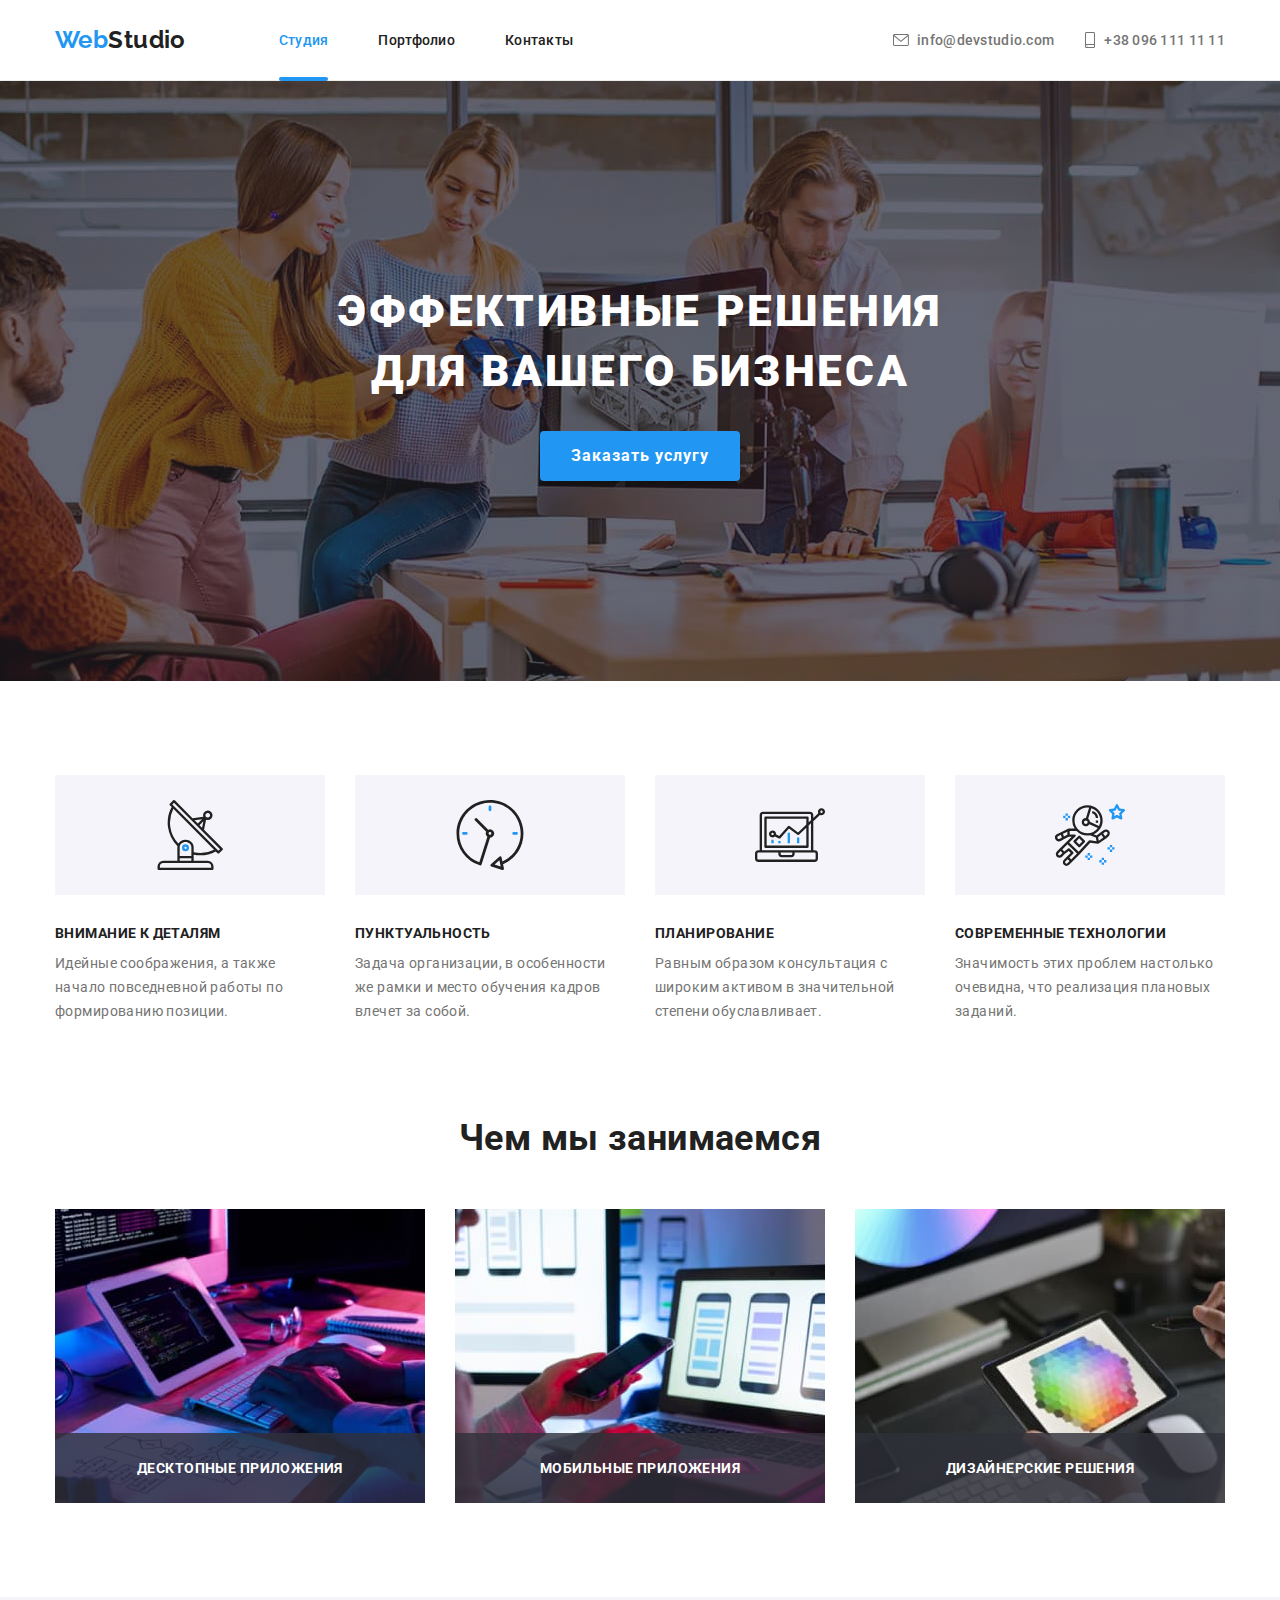
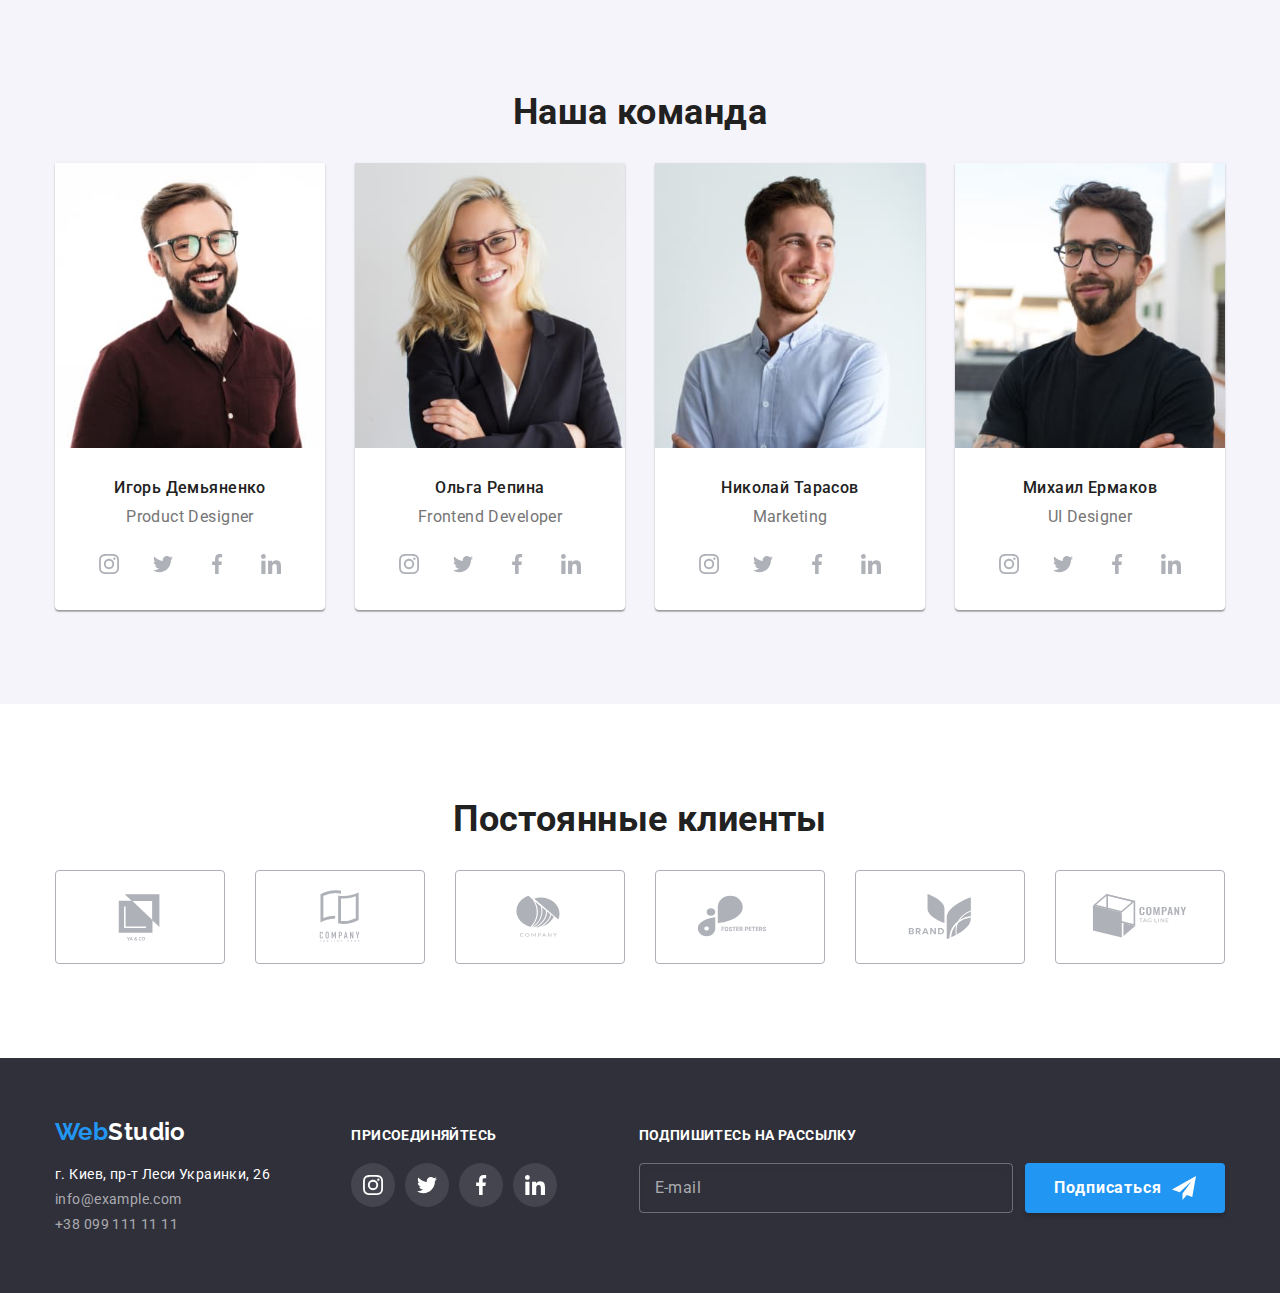
<file: index.html>
<!DOCTYPE html>
<html lang="ru" class="page">
  <head>
    <meta charset="UTF-8" />
    <meta http-equiv="X-UA-Compatible" content="IE=edge" />
    <meta name="viewport" content="width=device-width, initial-scale=1.0" />
    <title lang="en">WebStudio</title>
    <link rel="preconnect" href="https://fonts.googleapis.com" />
    <link rel="preconnect" href="https://fonts.gstatic.com" crossorigin />
    <link
      href="https://fonts.googleapis.com/css2?family=Raleway:wght@700&family=Roboto:wght@400;500;700;900&display=swap"
      rel="stylesheet" />

    <link rel="stylesheet" href="css/main.min.css" />
  </head>
  <body class="page__body">
    <header class="header">
      <div class="container">
        <div class="flex-wrap flex-wrap--header">
          <a class="header__logo logo link" href="./index.html"
            >Web<span class="logo__item logo__item--dark">Studio</span></a
          >
          <div class="header__menu">
            <button type="button" class="header__menu-icon" data-menu-button>
              <span></span>
            </button>
            <div class="header__menu-body" data-menu>
              <nav class="header__nav">
                <ul class="header__nav-list list">
                  <li class="header__nav-item">
                    <a class="header__nav-link link header__nav-link--current"
                      >Студия</a
                    >
                  </li>
                  <li class="header__nav-item">
                    <a class="header__nav-link link" href="./portfolio.html"
                      >Портфолио</a
                    >
                  </li>
                  <li class="header__nav-item">
                    <a class="header__nav-link link" href="">Контакты</a>
                  </li>
                </ul>
              </nav>
              <div class="header__contacts">
                <ul class="header__contacts-list list">
                  <li class="header__contacts-item">
                    <a
                      href="tel:+380961111111"
                      class="header__contacts-link link header__contacts-link--phone">
                      <svg
                        class="header__contacts-icon header__contacts-icon--phone">
                        <use href="./images/sprite.svg#smartphone"></use>
                      </svg>
                      +38 096 111 11 11</a
                    >
                  </li>
                  <li class="header__contacts-item">
                    <a
                      href="mailto:info@devstudio.com"
                      class="header__contacts-link link header__contacts-link--mail">
                      <svg
                        class="header__contacts-icon header__contacts-icon--mail">
                        <use href="./images/sprite.svg#envelope"></use>
                      </svg>
                      info@devstudio.com</a
                    >
                  </li>
                </ul>
              </div>
              <div class="header__social-links">
                <ul class="header__social-links-list list">
                  <li class="header__social-links-item">
                    <a
                      href="http://"
                      target="_blank"
                      rel="noopener noreferrer"
                      class="header__social-links-link link"
                      >Instagram</a
                    >
                  </li>
                  <li class="header__social-links-item">
                    <a
                      href="http://"
                      target="_blank"
                      rel="noopener noreferrer"
                      class="header__social-links-link link"
                      >Twitter</a
                    >
                  </li>
                  <li class="header__social-links-item">
                    <a
                      href="http://"
                      target="_blank"
                      rel="noopener noreferrer"
                      class="header__social-links-link link"
                      >Facebook</a
                    >
                  </li>
                  <li class="header__social-links-item">
                    <a
                      href="http://"
                      target="_blank"
                      rel="noopener noreferrer"
                      class="header__social-links-link link"
                      >LinkedIn</a
                    >
                  </li>
                </ul>
              </div>
            </div>
          </div>
        </div>
      </div>
    </header>
    <main class="main">
      <section class="hero">
        <div class="container">
          <h1 class="hero__title">
            Эффективные решения<br />
            для вашего бизнеса
          </h1>
          <div class="hero__btn" data-modal-open>Заказать услугу</div>
        </div>
      </section>
      <section class="features section">
        <div class="container">
          <h2 class="features__title is-hidden">features</h2>
          <ul class="features__list list">
            <li class="features__item">
              <div class="features__icon-box">
                <svg class="features__icon" width="70" height="70">
                  <use href="./images/sprite.svg#antenna"></use>
                </svg>
              </div>
              <div class="features__thumb">
                <h3 class="features__name">Внимание к деталям</h3>
                <p class="features__description">
                  Идейные соображения, а также начало повседневной работы по
                  формированию позиции.
                </p>
              </div>
            </li>
            <li class="features__item">
              <div class="features__icon-box">
                <svg class="features__icon" width="70" height="70">
                  <use href="./images/sprite.svg#clock"></use>
                </svg>
              </div>
              <div class="features__thumb">
                <h3 class="features__name">Пунктуальность</h3>
                <p class="features__description">
                  Задача организации, в особенности же рамки и место обучения
                  кадров влечет за собой.
                </p>
              </div>
            </li>
            <li class="features__item">
              <div class="features__icon-box">
                <svg class="features__icon" width="70" height="70">
                  <use href="./images/sprite.svg#diagram"></use>
                </svg>
              </div>
              <div class="features__thumb">
                <h3 class="features__name">Планирование</h3>
                <p class="features__description">
                  Равным образом консультация с широким активом в значительной
                  степени обуславливает.
                </p>
              </div>
            </li>
            <li class="features__item">
              <div class="features__icon-box">
                <svg class="features__icon" width="70" height="70">
                  <use href="./images/sprite.svg#astronaut"></use>
                </svg>
              </div>
              <div class="features__thumb">
                <h3 class="features__name">Современные технологии</h3>
                <p class="features__description">
                  Значимость этих проблем настолько очевидна, что реализация
                  плановых заданий.
                </p>
              </div>
            </li>
          </ul>
        </div>
      </section>
      <section class="activity section section--activity">
        <div class="container">
          <h2 class="activity__title">Чем мы занимаемся</h2>
          <ul class="activity__list list">
            <li class="activity__item">
              <div class="activity__thumb">
                <!-- <img
                  srcset="
                    ./images/activity/desktop/img.jpg    1x,
                    ./images/activity/desktop/img@2x.jpg 2x
                  "
                  src="./images/activity/desktop/img.jpg"
                  sizes="33vw"
                  alt="Десктопные приложения" /> -->
                <img
                  src="./images/activity/desktop/img.jpg"
                  alt="Десктопные приложения"
                  sizes="370px"
                  srcset="
                    ./images/activity/desktop/img.jpg    370w,
                    ./images/activity/desktop/img@2x.jpg 740w
                  " />
                <p class="activity__description">Десктопные приложения</p>
              </div>
            </li>
            <li class="activity__item">
              <div class="activity__thumb">
                <img
                  src="./images/activity/desktop/img-1.jpg"
                  alt="Мобильные приложения"
                  sizes="370px"
                  srcset="
                    ./images/activity/desktop/img-1.jpg    370w,
                    ./images/activity/desktop/img@2x-1.jpg 740w
                  " />
                <p class="activity__description">Мобильные приложения</p>
              </div>
            </li>
            <li class="activity__item">
              <div class="activity__thumb">
                <img
                  src="./images/activity/desktop/img-2.jpg"
                  alt="Дизайнерские решения"
                  sizes="370px"
                  srcset="
                    ./images/activity/desktop/img-2.jpg    370w,
                    ./images/activity/desktop/img@2x-2.jpg 740w
                  " />
                <p class="activity__description">Дизайнерские решения</p>
              </div>
            </li>
          </ul>
        </div>
      </section>
      <section class="team section">
        <div class="container">
          <h2 class="team__title">Наша команда</h2>
          <ul class="team__list list">
            <li class="team__item">
              <!-- <img class="team__persone-photo" src="./images/product-designer-photo.jpg" alt="" /> -->
              <!-- <picture>
                <source
                  media="(max-width: 767px)"
                  srcset="
                    ./images/team/persone-1/mobile/img.jpg    1x,
                    ./images/team/persone-1/mobile/img@2x.jpg 2x
                  " />
                <source
                  media="(min-width: 768px) and (max-width: 1199px)"
                  srcset="
                    ./images/team/persone-1/tablet/img.jpg    1x,
                    ./images/team/persone-1/tablet/img@2x.jpg 2x
                  " />
                <source
                  media="(min-width: 1200px)"
                  srcset="
                    ./images/team/persone-1/desktop/img.jpg    1x,
                    ./images/team/persone-1/desktop/img@2x.jpg 2x
                  " />
                <img
                  class="team__persone-photo"
                  src="./images/team/persone-1/mobile/img.jpg"
                  alt="Игорь Демьяненко" />
              </picture> -->
              <img
                class="team__persone-photo"
                srcset="
                  ./images/team/persone-1/mobile/img.jpg     450w,
                  ./images/team/persone-1/mobile/img@2x.jpg  900w,
                  ./images/team/persone-1/tablet/img.jpg     354w,
                  ./images/team/persone-1/tablet/img@2x.jpg  708w,
                  ./images/team/persone-1/desktop/img.jpg    270w,
                  ./images/team/persone-1/desktop/img@2x.jpg 540w
                "
                src="./images/team/persone-1/mobile/img.jpg"
                sizes="(min-width: 1200px) 25vw, (min-width: 768px) 50vw, 100vw"
                alt="" />
              <div class="team__thumb">
                <h3 class="team__person-name">Игорь Демьяненко</h3>
                <p class="team__persone-position">Product Designer</p>
              </div>
              <div class="team__social-links social-links">
                <ul class="social-links__list list">
                  <li class="social-links__item">
                    <a
                      href="http://"
                      target="_blank"
                      rel="noopener noreferrer"
                      class="social-links__link">
                      <svg class="social-links__icon" width="20" height="20">
                        <use href="./images/sprite.svg#instagram"></use>
                      </svg>
                    </a>
                  </li>
                  <li class="social-links__item">
                    <a
                      href="http://"
                      target="_blank"
                      rel="noopener noreferrer"
                      class="social-links__link">
                      <svg class="social-links__icon" width="20" height="20">
                        <use href="./images/sprite.svg#twitter"></use>
                      </svg>
                    </a>
                  </li>
                  <li class="social-links__item">
                    <a
                      href="http://"
                      target="_blank"
                      rel="noopener noreferrer"
                      class="social-links__link">
                      <svg class="social-links__icon" width="20" height="20">
                        <use href="./images/sprite.svg#facebook"></use>
                      </svg>
                    </a>
                  </li>
                  <li class="social-links__item">
                    <a
                      href="http://"
                      target="_blank"
                      rel="noopener noreferrer"
                      class="social-links__link">
                      <svg class="social-links__icon" width="20" height="20">
                        <use href="./images/sprite.svg#linkedin"></use>
                      </svg>
                    </a>
                  </li>
                </ul>
              </div>
            </li>
            <li class="team__item">
              <!-- <picture>
                <source
                  media="(max-width: 767px)"
                  srcset="
                    ./images/team/persone-2/mobile/img.jpg    1x,
                    ./images/team/persone-2/mobile/img@2x.jpg 2x
                  " />
                <source
                  media="(min-width: 768px) and (max-width: 1199px)"
                  srcset="
                    ./images/team/persone-2/tablet/img.jpg    1x,
                    ./images/team/persone-2/tablet/img@2x.jpg 2x
                  " />
                <source
                  media="(min-width: 1200px)"
                  srcset="
                    ./images/team/persone-2/desktop/img.jpg    1x,
                    ./images/team/persone-2/desktop/img@2x.jpg 2x
                  " />
                <img
                  class="team__persone-photo"
                  src="./images/team/persone-2/mobile/img.jpg"
                  alt="Ольга Репина" />
              </picture> -->
              <img
                class="team__persone-photo"
                srcset="
                  ./images/team/persone-2/mobile/img.jpg     450w,
                  ./images/team/persone-2/mobile/img@2x.jpg  900w,
                  ./images/team/persone-2/tablet/img.jpg     354w,
                  ./images/team/persone-2/tablet/img@2x.jpg  708w,
                  ./images/team/persone-2/desktop/img.jpg    270w,
                  ./images/team/persone-2/desktop/img@2x.jpg 540w
                "
                src="./images/team/persone-2/mobile/img.jpg"
                sizes="(min-width: 1200px) 25vw, (min-width: 768px) 50vw, 100vw"
                alt="" />
              <div class="team__thumb">
                <h3 class="team__person-name">Ольга Репина</h3>
                <p class="team__persone-position">Frontend Developer</p>
              </div>
              <div class="team__social-links social-links">
                <ul class="social-links__list list">
                  <li class="social-links__item">
                    <a
                      href="http://"
                      target="_blank"
                      rel="noopener noreferrer"
                      class="social-links__link">
                      <svg class="social-links__icon" width="20" height="20">
                        <use href="./images/sprite.svg#instagram"></use>
                      </svg>
                    </a>
                  </li>
                  <li class="social-links__item">
                    <a
                      href="http://"
                      target="_blank"
                      rel="noopener noreferrer"
                      class="social-links__link">
                      <svg class="social-links__icon" width="20" height="20">
                        <use href="./images/sprite.svg#twitter"></use>
                      </svg>
                    </a>
                  </li>
                  <li class="social-links__item">
                    <a
                      href="http://"
                      target="_blank"
                      rel="noopener noreferrer"
                      class="social-links__link">
                      <svg class="social-links__icon" width="20" height="20">
                        <use href="./images/sprite.svg#facebook"></use>
                      </svg>
                    </a>
                  </li>
                  <li class="social-links__item">
                    <a
                      href="http://"
                      target="_blank"
                      rel="noopener noreferrer"
                      class="social-links__link">
                      <svg class="social-links__icon" width="20" height="20">
                        <use href="./images/sprite.svg#linkedin"></use>
                      </svg>
                    </a>
                  </li>
                </ul>
              </div>
            </li>
            <li class="team__item">
              <!-- <picture>
                <source
                  media="(max-width: 767px)"
                  srcset="
                    ./images/team/persone-3/mobile/img.jpg    1x,
                    ./images/team/persone-3/mobile/img@2x.jpg 2x
                  " />
                <source
                  media="(min-width: 768px) and (max-width: 1199px)"
                  srcset="
                    ./images/team/persone-3/tablet/img.jpg    1x,
                    ./images/team/persone-3/tablet/img@2x.jpg 2x
                  " />
                <source
                  media="(min-width: 1200px)"
                  srcset="
                    ./images/team/persone-3/desktop/img.jpg    1x,
                    ./images/team/persone-3/desktop/img@2x.jpg 2x
                  " />
                <img
                  class="team__persone-photo"
                  src="./images/team/persone-3/mobile/img.jpg"
                  alt="Николай Тарасов" />
              </picture> -->
              <img
                class="team__persone-photo"
                srcset="
                  ./images/team/persone-3/mobile/img.jpg     450w,
                  ./images/team/persone-3/mobile/img@2x.jpg  900w,
                  ./images/team/persone-3/tablet/img.jpg     354w,
                  ./images/team/persone-3/tablet/img@2x.jpg  708w,
                  ./images/team/persone-3/desktop/img.jpg    270w,
                  ./images/team/persone-3/desktop/img@2x.jpg 540w
                "
                src="./images/team/persone-3/mobile/img.jpg"
                sizes="(min-width: 1200px) 25vw, (min-width: 768px) 50vw, 100vw"
                alt="" />
              <div class="team__thumb">
                <h3 class="team__person-name">Николай Тарасов</h3>
                <p class="team__persone-position">Marketing</p>
              </div>
              <div class="team__social-links social-links">
                <ul class="social-links__list list">
                  <li class="social-links__item">
                    <a
                      href="http://"
                      target="_blank"
                      rel="noopener noreferrer"
                      class="social-links__link">
                      <svg class="social-links__icon" width="20" height="20">
                        <use href="./images/sprite.svg#instagram"></use>
                      </svg>
                    </a>
                  </li>
                  <li class="social-links__item">
                    <a
                      href="http://"
                      target="_blank"
                      rel="noopener noreferrer"
                      class="social-links__link">
                      <svg class="social-links__icon" width="20" height="20">
                        <use href="./images/sprite.svg#twitter"></use>
                      </svg>
                    </a>
                  </li>
                  <li class="social-links__item">
                    <a
                      href="http://"
                      target="_blank"
                      rel="noopener noreferrer"
                      class="social-links__link">
                      <svg class="social-links__icon" width="20" height="20">
                        <use href="./images/sprite.svg#facebook"></use>
                      </svg>
                    </a>
                  </li>
                  <li class="social-links__item">
                    <a
                      href="http://"
                      target="_blank"
                      rel="noopener noreferrer"
                      class="social-links__link">
                      <svg class="social-links__icon" width="20" height="20">
                        <use href="./images/sprite.svg#linkedin"></use>
                      </svg>
                    </a>
                  </li>
                </ul>
              </div>
            </li>
            <li class="team__item">
              <!-- <picture>
                <source
                  media="(max-width: 767px)"
                  srcset="
                    ./images/team/persone-4/mobile/img.jpg    1x,
                    ./images/team/persone-4/mobile/img@2x.jpg 2x
                  " />
                <source
                  media="(min-width: 768px) and (max-width: 1199px)"
                  srcset="
                    ./images/team/persone-4/tablet/img.jpg    1x,
                    ./images/team/persone-4/tablet/img@2x.jpg 2x
                  " />
                <source
                  media="(min-width: 1200px)"
                  srcset="
                    ./images/team/persone-4/desktop/img.jpg    1x,
                    ./images/team/persone-4/desktop/img@2x.jpg 2x
                  " />
                <img
                  class="team__persone-photo"
                  src="./images/team/persone-4/mobile/img.jpg"
                  alt="Михаил Ермаков" />
              </picture> -->
              <img
                class="team__persone-photo"
                srcset="
                  ./images/team/persone-4/mobile/img.jpg     450w,
                  ./images/team/persone-4/mobile/img@2x.jpg  900w,
                  ./images/team/persone-4/tablet/img.jpg     354w,
                  ./images/team/persone-4/tablet/img@2x.jpg  708w,
                  ./images/team/persone-4/desktop/img.jpg    270w,
                  ./images/team/persone-4/desktop/img@2x.jpg 540w
                "
                src="./images/team/persone-4/mobile/img.jpg"
                sizes="(min-width: 1200px) 25vw, (min-width: 768px) 50vw, 100vw"
                alt="" />
              <div class="team__thumb">
                <h3 class="team__person-name">Михаил Ермаков</h3>
                <p class="team__persone-position">UI Designer</p>
              </div>
              <div class="team__social-links social-links">
                <ul class="social-links__list list">
                  <li class="social-links__item">
                    <a
                      href="http://"
                      target="_blank"
                      rel="noopener noreferrer"
                      class="social-links__link">
                      <svg class="social-links__icon" width="20" height="20">
                        <use href="./images/sprite.svg#instagram"></use>
                      </svg>
                    </a>
                  </li>
                  <li class="social-links__item">
                    <a
                      href="http://"
                      target="_blank"
                      rel="noopener noreferrer"
                      class="social-links__link">
                      <svg class="social-links__icon" width="20" height="20">
                        <use href="./images/sprite.svg#twitter"></use>
                      </svg>
                    </a>
                  </li>
                  <li class="social-links__item">
                    <a
                      href="http://"
                      target="_blank"
                      rel="noopener noreferrer"
                      class="social-links__link">
                      <svg class="social-links__icon" width="20" height="20">
                        <use href="./images/sprite.svg#facebook"></use>
                      </svg>
                    </a>
                  </li>
                  <li class="social-links__item">
                    <a
                      href="http://"
                      target="_blank"
                      rel="noopener noreferrer"
                      class="social-links__link">
                      <svg class="social-links__icon" width="20" height="20">
                        <use href="./images/sprite.svg#linkedin"></use>
                      </svg>
                    </a>
                  </li>
                </ul>
              </div>
            </li>
          </ul>
        </div>
      </section>
      <section class="clients section">
        <div class="container">
          <h2 class="clients__title">Постоянные клиенты</h2>
          <ul class="clients__list list">
            <li class="clients__item">
              <a
                href="http://"
                target="_blank"
                rel="noopener noreferrer"
                class="clients__link link">
                <svg class="clients__icon" width="106" height="60">
                  <use href="./images/sprite.svg#client-1"></use>
                </svg>
              </a>
            </li>
            <li class="clients__item">
              <a
                href="http://"
                target="_blank"
                rel="noopener noreferrer"
                class="clients__link link">
                <svg class="clients__icon" width="106" height="60">
                  <use href="./images/sprite.svg#client-2"></use>
                </svg>
              </a>
            </li>
            <li class="clients__item">
              <a
                href="http://"
                target="_blank"
                rel="noopener noreferrer"
                class="clients__link link">
                <svg class="clients__icon" width="106" height="60">
                  <use href="./images/sprite.svg#client-3"></use>
                </svg>
              </a>
            </li>
            <li class="clients__item">
              <a
                href="http://"
                target="_blank"
                rel="noopener noreferrer"
                class="clients__link link">
                <svg class="clients__icon" width="106" height="60">
                  <use href="./images/sprite.svg#client-4"></use>
                </svg>
              </a>
            </li>
            <li class="clients__item">
              <a
                href="http://"
                target="_blank"
                rel="noopener noreferrer"
                class="clients__link link">
                <svg class="clients__icon" width="106" height="60">
                  <use href="./images/sprite.svg#client-5"></use>
                </svg>
              </a>
            </li>
            <li class="clients__item">
              <a
                href="http://"
                target="_blank"
                rel="noopener noreferrer"
                class="clients__link link">
                <svg class="clients__icon" width="106" height="60">
                  <use href="./images/sprite.svg#client-6"></use>
                </svg>
              </a>
            </li>
          </ul>
        </div>
      </section>
    </main>
    <footer class="footer">
      <div class="container">
        <div class="flex-wrap flex-wrap--footer">
          <div class="footer__notification notification">
            <a href="" class="notification__logo logo link"
              >Web<span class="logo__item logo__item--light">Studio</span></a
            >
            <address class="notification__address">
              <ul class="notification__address-list list">
                <li class="notification__address-item">
                  <a class="notification__address-link link"
                    >г. Киев, пр-т Леси Украинки, 26</a
                  >
                </li>
                <li class="notification__address-item">
                  <a
                    class="notification__address-link link notification__address-link--contacts"
                    href="mailto:info@example.com"
                    >info@example.com</a
                  >
                </li>
                <li class="notification__address-item">
                  <a
                    class="notification__address-link link notification__address-link--contacts"
                    href="tel:+380991111111"
                    >+38 099 111 11 11</a
                  >
                </li>
              </ul>
            </address>
          </div>
          <div class="footer__join-us join-us">
            <h2 class="join-us__title">присоединяйтесь</h2>
            <div class="join-us__social-links social-links">
              <ul class="social-links__list list">
                <li class="social-links__item">
                  <a
                    href="http://"
                    target="_blank"
                    rel="noopener noreferrer"
                    class="social-links__link social-links__link--alpha-light">
                    <svg
                      class="social-links__icon social-links__icon--white"
                      width="20"
                      height="20">
                      <use href="./images/sprite.svg#instagram"></use>
                    </svg>
                  </a>
                </li>
                <li class="social-links__item">
                  <a
                    href="http://"
                    target="_blank"
                    rel="noopener noreferrer"
                    class="social-links__link social-links__link--alpha-light">
                    <svg
                      class="social-links__icon social-links__icon--white"
                      width="20"
                      height="20">
                      <use href="./images/sprite.svg#twitter"></use>
                    </svg>
                  </a>
                </li>
                <li class="social-links__item">
                  <a
                    href="http://"
                    target="_blank"
                    rel="noopener noreferrer"
                    class="social-links__link social-links__link--alpha-light">
                    <svg
                      class="social-links__icon social-links__icon--white"
                      width="20"
                      height="20">
                      <use href="./images/sprite.svg#facebook"></use>
                    </svg>
                  </a>
                </li>
                <li class="social-links__item">
                  <a
                    href="http://"
                    target="_blank"
                    rel="noopener noreferrer"
                    class="social-links__link social-links__link--alpha-light">
                    <svg
                      class="social-links__icon social-links__icon--white"
                      width="20"
                      height="20">
                      <use href="./images/sprite.svg#linkedin"></use>
                    </svg>
                  </a>
                </li>
              </ul>
            </div>
          </div>
          <div class="footer__subscribe subscribe">
            <h2 class="subscribe__title">Подпишитесь на рассылку</h2>
            <form class="subscribe__field">
              <div class="subscribe__thumb">
                <input
                  type="email"
                  required
                  name="subscribe"
                  id="formSubscribe"
                  autocomplete="off"
                  class="subscribe__input"
                  placeholder=" " />
                <label for="formSubscribe" class="subscribe__label"
                  >E-mail</label
                >
              </div>
              <button type="submit" class="subscribe__btn">
                <span class="subscribe__btn-text">Подписаться</span>
                <svg class="subscribe__btn-icon" width="24" height="24">
                  <use href="./images/sprite.svg#send"></use>
                </svg>
              </button>
            </form>
          </div>
        </div>
      </div>
    </footer>
    <div class="backdrop backdrop--hidden" data-modal>
      <div class="container">
        <div class="modal">
          <form action="#" class="form">
            <fieldset class="form__body">
              <legend class="form__title">
                Оставьте свои данные, мы вам перезвоним
              </legend>
            </fieldset>
            <div class="form__group">
              <div class="form__set form__set--user">
                <label for="formUser" class="form__label form__label--user"
                  >Имя</label
                >
                <div class="form__thumb">
                  <input
                    type="text"
                    name="user"
                    id="formUser"
                    class="form__input form__input--user"
                    autofocus />
                  <svg class="form__icon" width="18" height="18">
                    <use href="./images/sprite.svg#person-black"></use>
                  </svg>
                </div>
              </div>
              <div class="form__set form__set--phone">
                <label for="formPhone" class="form__label form__label--phone"
                  >Телефон</label
                >
                <div class="form__thumb">
                  <input
                    type="text"
                    name="user"
                    id="formPhone"
                    class="form__input form__input--phone" />
                  <svg class="form__icon" width="18" height="18">
                    <use href="./images/sprite.svg#phone-black"></use>
                  </svg>
                </div>
              </div>
              <div class="form__set form__set--email">
                <label for="formEmail" class="form__label form__label--email"
                  >Почта</label
                >
                <div class="form__thumb">
                  <input
                    type="email"
                    name="email"
                    id="formEmail"
                    class="form__input form__input--email" />
                  <svg class="form__icon" width="18" height="18">
                    <use href="./images/sprite.svg#email-black"></use>
                  </svg>
                </div>
              </div>
              <div class="form__set form__set--textarea">
                <label
                  for="formTextarea"
                  class="form__label form__label--textarea"
                  >Комментарий</label
                >
                <div class="form__thumb">
                  <textarea
                    name="textarea"
                    id="formTextarea"
                    class="form__input form__input--textarea"
                    placeholder="Введите текст"></textarea>
                </div>
              </div>
            </div>
            <div class="form__checkbox-set">
              <div class="form__thumb">
                <label class="form__checkbox-text">
                  <input
                    type="checkbox"
                    required
                    name="Checkbox"
                    id="formCheckbox"
                    class="form__checkbox is-hidden" />
                  <svg class="form__checkbox-icon" width="16" height="15">
                    <use href="./images/sprite.svg#check"></use>
                  </svg>
                  <span
                    >Соглашаюсь с рассылкой и принимаю
                    <a
                      href="http://"
                      target="_blank"
                      rel="noopener noreferrer"
                      class="form__checkbox-link"
                      >Условия договора</a
                    >
                  </span>
                </label>
              </div>
            </div>
            <div class="form__btn-box">
              <button type="submit" class="form__btn">Отправить</button>
            </div>
          </form>
          <button type="button" class="modal__close-btn" data-modal-close>
            <svg class="modal__close-icon" width="20" height="20">
              <use href="./images/sprite.svg#close"></use>
            </svg>
          </button>
        </div>
      </div>
    </div>
    <script src="./js/modal.js"></script>
    <script src="./js/mobile-menu.js"></script>
  </body>
</html>
</file>
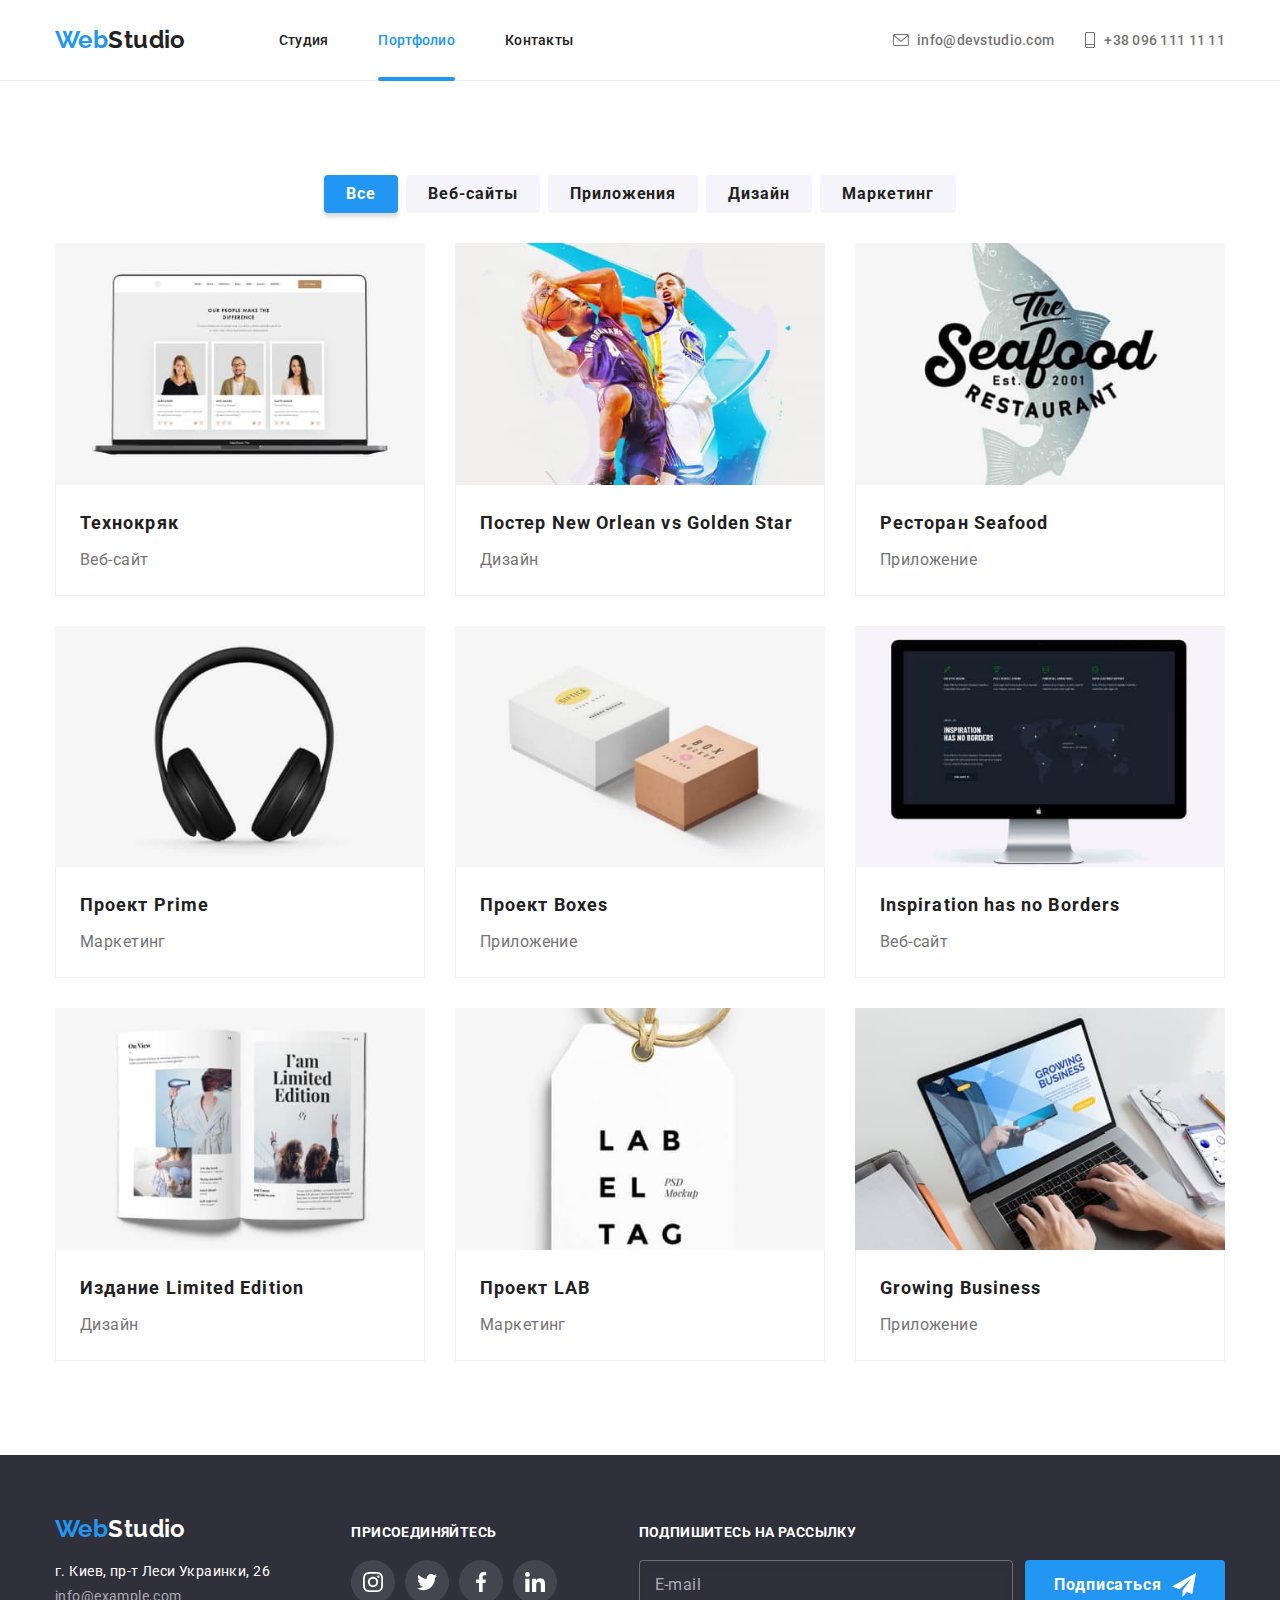
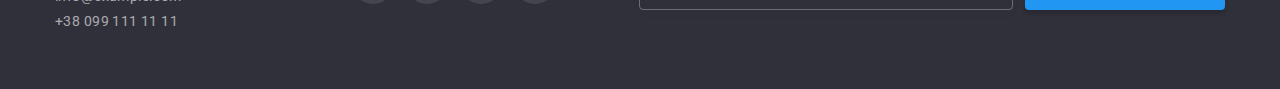
<file: portfolio.html>
<!DOCTYPE html>
<html lang="ru" class="page">
  <head>
    <meta charset="UTF-8" />
    <meta http-equiv="X-UA-Compatible" content="IE=edge" />
    <meta name="viewport" content="width=device-width, initial-scale=1.0" />
    <title>Document</title>
    <link rel="preconnect" href="https://fonts.googleapis.com" />
    <link rel="preconnect" href="https://fonts.gstatic.com" crossorigin />
    <link
      href="https://fonts.googleapis.com/css2?family=Raleway:wght@700&family=Roboto:wght@400;500;700;900&display=swap"
      rel="stylesheet" />

    <link rel="stylesheet" href="css/main.min.css" />
  </head>
  <body class="page__body">
    <header class="header">
      <div class="container">
        <div class="flex-wrap flex-wrap--header">
          <a class="header__logo logo link" href="./index.html"
            >Web<span class="logo__item logo__item--dark">Studio</span></a
          >
          <div class="header__menu">
            <div class="header__menu-icon" data-menu-button>
              <span></span>
            </div>
            <div class="header__menu-body" data-menu>
              <nav class="header__nav">
                <ul class="header__nav-list list">
                  <li class="header__nav-item">
                    <a class="header__nav-link link" href="./index.html"
                      >Студия</a
                    >
                  </li>
                  <li class="header__nav-item">
                    <a class="header__nav-link link header__nav-link--current"
                      >Портфолио</a
                    >
                  </li>
                  <li class="header__nav-item">
                    <a class="header__nav-link link" href="">Контакты</a>
                  </li>
                </ul>
              </nav>
              <div class="header__contacts">
                <ul class="header__contacts-list list">
                  <li class="header__contacts-item">
                    <a
                      href="tel:+380961111111"
                      class="header__contacts-link link header__contacts-link--phone">
                      <svg
                        class="header__contacts-icon header__contacts-icon--phone">
                        <use href="./images/sprite.svg#smartphone"></use>
                      </svg>
                      +38 096 111 11 11</a
                    >
                  </li>
                  <li class="header__contacts-item">
                    <a
                      href="mailto:info@devstudio.com"
                      class="header__contacts-link link header__contacts-link--mail">
                      <svg
                        class="header__contacts-icon header__contacts-icon--mail">
                        <use href="./images/sprite.svg#envelope"></use>
                      </svg>
                      info@devstudio.com</a
                    >
                  </li>
                </ul>
              </div>
              <div class="header__social-links">
                <ul class="header__social-links-list list">
                  <li class="header__social-links-item">
                    <a
                      href="http://"
                      target="_blank"
                      rel="noopener noreferrer"
                      class="header__social-links-link link"
                      >Instagram</a
                    >
                  </li>
                  <li class="header__social-links-item">
                    <a
                      href="http://"
                      target="_blank"
                      rel="noopener noreferrer"
                      class="header__social-links-link link"
                      >Twitter</a
                    >
                  </li>
                  <li class="header__social-links-item">
                    <a
                      href="http://"
                      target="_blank"
                      rel="noopener noreferrer"
                      class="header__social-links-link link"
                      >Facebook</a
                    >
                  </li>
                  <li class="header__social-links-item">
                    <a
                      href="http://"
                      target="_blank"
                      rel="noopener noreferrer"
                      class="header__social-links-link link"
                      >LinkedIn</a
                    >
                  </li>
                </ul>
              </div>
            </div>
          </div>
        </div>
      </div>
    </header>
    <main class="main">
      <section class="portfolio section">
        <h1 class="portfolio__title is-hidden">Portfolio</h1>
        <div class="container">
          <div class="portfolio__filter filter">
            <form class="filter__body" action="#">
              <ul class="filter__list list">
                <li class="filter__item filter__item--all">
                  <input
                    class="filter__input filter__input--all is-hidden"
                    type="radio"
                    name="formFilter"
                    id="all"
                    checked />
                  <label class="filter__label filter__label--all" for="all"
                    >Все</label
                  >
                </li>
                <li class="filter__item filter__item--web-site">
                  <input
                    class="filter__input filter__input--web-site is-hidden"
                    type="radio"
                    name="formFilter"
                    id="web-site" />
                  <label
                    class="filter__label filter__label--web-site"
                    for="web-site"
                    >Веб-сайты</label
                  >
                </li>
                <li class="filter__item filter__item--apps">
                  <input
                    class="filter__input filter__input--apps is-hidden"
                    type="radio"
                    name="formFilter"
                    id="apps" />
                  <label class="filter__label filter__label--apps" for="apps"
                    >Приложения</label
                  >
                </li>
                <li class="filter__item filter__item--design">
                  <input
                    class="filter__input filter__input--design is-hidden"
                    type="radio"
                    name="formFilter"
                    id="design" />
                  <label
                    class="filter__label filter__label--design"
                    for="design"
                    >Дизайн</label
                  >
                </li>
                <li class="filter__item filter__item--marketing">
                  <input
                    class="filter__input filter__input--marketing is-hidden"
                    type="radio"
                    name="formFilter"
                    id="marketing" />
                  <label
                    class="filter__label filter__label--marketing"
                    for="marketing"
                    >Маркетинг</label
                  >
                </li>
              </ul>
            </form>
          </div>
          <div class="portfolio__card-set card-set">
            <ul class="card-set__list list">
              <li class="card-set__item">
                <article class="card-set__card card">
                  <a
                    href="http://"
                    target="_blank"
                    rel="noopener noreferrer"
                    class="card__link link">
                    <div class="card__thumb">
                      <div class="card__overlay">
                        <img
                          class="card__img"
                          srcset="
                            ./images/portfolio/web-sites/mobile/img.jpg     450w,
                            ./images/portfolio/web-sites/mobile/img@2x.jpg  900w,
                            ./images/portfolio/web-sites/tablet/img.jpg     354w,
                            ./images/portfolio/web-sites/tablet/img@2x.jpg  708w,
                            ./images/portfolio/web-sites/desktop/img.jpg    370w,
                            ./images/portfolio/web-sites/desktop/img@2x.jpg 740w
                          "
                          src="./images/portfolio/web-sites/mobile/img.jpg"
                          alt="Веб-сайт Технокряк"
                          sizes="(min-width: 1200px) 33vw, (min-width: 768px) 50vw , 100vw" />
                        <p class="card__overlay-text">
                          Ресурс предлагает комплексные предложения с разным
                          уровнем функционала и сервисов. Все это позволит
                          посетителю получить исчерпывающие сведения о компании
                          или частном лице.
                        </p>
                      </div>
                      <div class="card__description">
                        <h2 class="card__name">Технокряк</h2>
                        <p class="card__index">Веб-сайт</p>
                      </div>
                    </div>
                  </a>
                </article>
              </li>
              <li class="card-set__item">
                <article class="card-set__card card">
                  <a
                    href="http://"
                    target="_blank"
                    rel="noopener noreferrer"
                    class="card__link link">
                    <div class="card__thumb">
                      <div class="card__overlay">
                        <img
                          class="card__img"
                          srcset="
                            ./images/portfolio/design/mobile/img.jpg     450w,
                            ./images/portfolio/design/mobile/img@2x.jpg  900w,
                            ./images/portfolio/design/tablet/img.jpg     345w,
                            ./images/portfolio/design/tablet/img@2x.jpg  708w,
                            ./images/portfolio/design/desktop/img.jpg    370w,
                            ./images/portfolio/design/desktop/img@2x.jpg 740w
                          "
                          src="./images/portfolio/design/mobile/img.jpg"
                          sizes="(min-width: 1200px) 33vw, (min-width: 768px) 50vw , 100vw"
                          alt="Дизайн Постер New Orlean vs Golden Star" />
                        <p class="card__overlay-text">
                          Ресурс предлагает комплексные предложения с разным
                          уровнем функционала и сервисов. Все это позволит
                          посетителю получить исчерпывающие сведения о компании
                          или частном лице.
                        </p>
                      </div>
                      <div class="card__description">
                        <h2 class="card__name">
                          Постер New Orlean vs Golden Star
                        </h2>
                        <p class="card__index">Дизайн</p>
                      </div>
                    </div>
                  </a>
                </article>
              </li>
              <li class="card-set__item">
                <article class="card-set__card card">
                  <a
                    href="http://"
                    target="_blank"
                    rel="noopener noreferrer"
                    class="card__link link">
                    <div class="card__thumb">
                      <div class="card__overlay">
                        <img
                          class="card__img"
                          srcset="
                            ./images/portfolio/applications/mobile/img.jpg     450w,
                            ./images/portfolio/applications/mobile/img@2x.jpg  900w,
                            ./images/portfolio/applications/tablet/img.jpg     354w,
                            ./images/portfolio/applications/tablet/img@2x.jpg  708w,
                            ./images/portfolio/applications/desktop/img.jpg    370w,
                            ./images/portfolio/applications/desktop/img@2x.jpg 740w
                          "
                          src="./images/portfolio/applications/mobile/img.jpg"
                          sizes="(min-width: 1200px) 33vw, (min-width: 768px) 50vw , 100vw"
                          alt="Приложение Ресторан Seafood" />
                        <p class="card__overlay-text">
                          Ресурс предлагает комплексные предложения с разным
                          уровнем функционала и сервисов. Все это позволит
                          посетителю получить исчерпывающие сведения о компании
                          или частном лице.
                        </p>
                      </div>
                      <div class="card__description">
                        <h2 class="card__name">Ресторан Seafood</h2>
                        <p class="card__index">Приложение</p>
                      </div>
                    </div>
                  </a>
                </article>
              </li>
              <li class="card-set__item">
                <article class="card-set__card card">
                  <a
                    href="http://"
                    target="_blank"
                    rel="noopener noreferrer"
                    class="card__link link">
                    <div class="card__thumb">
                      <div class="card__overlay">
                        <img
                          class="card__img"
                          srcset="
                            ./images/portfolio/marketing/mobile/img.jpg     450w,
                            ./images/portfolio/marketing/mobile/img@2x.jpg  900w,
                            ./images/portfolio/marketing/tablet/img.jpg     354w,
                            ./images/portfolio/marketing/tablet/img@2x.jpg  708w,
                            ./images/portfolio/marketing/desktop/img.jpg    370w,
                            ./images/portfolio/marketing/desktop/img@2x.jpg 740w
                          "
                          src="./images/portfolio/marketing/mobile/img.jpg"
                          sizes="(min-width: 1200px) 33vw, (min-width: 768px) 50vw , 100vw"
                          alt="Маркетинг Проект Prime" />
                        <p class="card__overlay-text">
                          Ресурс предлагает комплексные предложения с разным
                          уровнем функционала и сервисов. Все это позволит
                          посетителю получить исчерпывающие сведения о компании
                          или частном лице.
                        </p>
                      </div>
                      <div class="card__description">
                        <h2 class="card__name">Проект Prime</h2>
                        <p class="card__index">Маркетинг</p>
                      </div>
                    </div>
                  </a>
                </article>
              </li>
              <li class="card-set__item">
                <article class="card-set__card card">
                  <a
                    href="http://"
                    target="_blank"
                    rel="noopener noreferrer"
                    class="card__link link">
                    <div class="card__thumb">
                      <div class="card__overlay">
                        <img
                          class="card__img"
                          srcset="
                            ./images/portfolio/applications/mobile/img-1.jpg     450w,
                            ./images/portfolio/applications/mobile/img@2x-1.jpg  900w,
                            ./images/portfolio/applications/tablet/img-1.jpg     354w,
                            ./images/portfolio/applications/tablet/img@2x-1.jpg  708w,
                            ./images/portfolio/applications/desktop/img-1.jpg    370w,
                            ./images/portfolio/applications/desktop/img@2x-1.jpg 740w
                          "
                          src="./images/portfolio/applications/mobile/img-1.jpg"
                          sizes="(min-width: 1200px) 33vw, (min-width: 768px) 50vw , 100vw"
                          alt="Приложение Проект Boxes" />
                        <p class="card__overlay-text">
                          Ресурс предлагает комплексные предложения с разным
                          уровнем функционала и сервисов. Все это позволит
                          посетителю получить исчерпывающие сведения о компании
                          или частном лице.
                        </p>
                      </div>
                      <div class="card__description">
                        <h2 class="card__name">Проект Boxes</h2>
                        <p class="card__index">Приложение</p>
                      </div>
                    </div>
                  </a>
                </article>
              </li>
              <li class="card-set__item">
                <article class="card-set__card card">
                  <a
                    href="http://"
                    target="_blank"
                    rel="noopener noreferrer"
                    class="card__link link">
                    <div class="card__thumb">
                      <div class="card__overlay">
                        <img
                          class="card__img"
                          srcset="
                            ./images/portfolio/web-sites/mobile/img-1.jpg     450w,
                            ./images/portfolio/web-sites/mobile/img@2x-1.jpg  900w,
                            ./images/portfolio/web-sites/tablet/img-1.jpg     354w,
                            ./images/portfolio/web-sites/tablet/img@2x-1.jpg  708w,
                            ./images/portfolio/web-sites/desktop/img-1.jpg    370w,
                            ./images/portfolio/web-sites/desktop/img@2x-1.jpg 740w
                          "
                          src="./images/portfolio/web-sites/mobile/img-1.jpg"
                          sizes="(min-width: 1200px) 33vw, (min-width: 768px) 50vw , 100vw"
                          alt="" />
                        <p class="card__overlay-text">
                          Ресурс предлагает комплексные предложения с разным
                          уровнем функционала и сервисов. Все это позволит
                          посетителю получить исчерпывающие сведения о компании
                          или частном лице.
                        </p>
                      </div>
                      <div class="card__description">
                        <h2 class="card__name">Inspiration has no Borders</h2>
                        <p class="card__index">Веб-сайт</p>
                      </div>
                    </div>
                  </a>
                </article>
              </li>
              <li class="card-set__item">
                <article class="card-set__card card">
                  <a
                    href="http://"
                    target="_blank"
                    rel="noopener noreferrer"
                    class="card__link link">
                    <div class="card__thumb">
                      <div class="card__overlay">
                        <img
                          class="card__img"
                          srcset="
                            ./images/portfolio/design/mobile/img-1.jpg     450w,
                            ./images/portfolio/design/mobile/img@2x-1.jpg  900w,
                            ./images/portfolio/design/tablet/img-1.jpg     354w,
                            ./images/portfolio/design/tablet/img@2x-1.jpg  708w,
                            ./images/portfolio/design/desktop/img-1.jpg    370w,
                            ./images/portfolio/design/desktop/img@2x-1.jpg 740w
                          "
                          src="./images/portfolio/design/mobile/img-1.jpg"
                          sizes="(min-width: 1200px) 33vw, (min-width: 768px) 50vw , 100vw"
                          alt="Дизайн Издание Limited Edition" />
                        <p class="card__overlay-text">
                          Ресурс предлагает комплексные предложения с разным
                          уровнем функционала и сервисов. Все это позволит
                          посетителю получить исчерпывающие сведения о компании
                          или частном лице.
                        </p>
                      </div>
                      <div class="card__description">
                        <h2 class="card__name">Издание Limited Edition</h2>
                        <p class="card__index">Дизайн</p>
                      </div>
                    </div>
                  </a>
                </article>
              </li>
              <li class="card-set__item">
                <article class="card-set__card card">
                  <a
                    href="http://"
                    target="_blank"
                    rel="noopener noreferrer"
                    class="card__link link">
                    <div class="card__thumb">
                      <div class="card__overlay">
                        <img
                          class="card__img"
                          srcset="
                            ./images/portfolio/marketing/mobile/img-1.jpg     450w,
                            ./images/portfolio/marketing/mobile/img@2x-1.jpg  900w,
                            ./images/portfolio/marketing/tablet/img-1.jpg     354w,
                            ./images/portfolio/marketing/tablet/img@2x-1.jpg  708w,
                            ./images/portfolio/marketing/desktop/img-1.jpg    370w,
                            ./images/portfolio/marketing/desktop/img@2x-1.jpg 740w
                          "
                          src="./images/project-lab.jpg"
                          sizes="(min-width: 1200px) 33vw, (min-width: 768px) 50vw , 100vw"
                          alt="" />
                        <p class="card__overlay-text">
                          Ресурс предлагает комплексные предложения с разным
                          уровнем функционала и сервисов. Все это позволит
                          посетителю получить исчерпывающие сведения о компании
                          или частном лице.
                        </p>
                      </div>
                      <div class="card__description">
                        <h2 class="card__name">Проект LAB</h2>
                        <p class="card__index">Маркетинг</p>
                      </div>
                    </div>
                  </a>
                </article>
              </li>
              <li class="card-set__item">
                <article class="card-set__card card">
                  <a
                    href="http://"
                    target="_blank"
                    rel="noopener noreferrer"
                    class="card__link link">
                    <div class="card__thumb">
                      <div class="card__overlay">
                        <img
                          class="card__img"
                          srcset="
                            ./images/portfolio/applications/mobile/img-2.jpg     450w,
                            ./images/portfolio/applications/mobile/img@2x-2.jpg  900w,
                            ./images/portfolio/applications/tablet/img-2.jpg     354w,
                            ./images/portfolio/applications/tablet/img@2x-2.jpg  708w,
                            ./images/portfolio/applications/desktop/img-2.jpg    370w,
                            ./images/portfolio/applications/desktop/img@2x-2.jpg 740w
                          "
                          src="./images/growing-business.jpg"
                          sizes="(min-width: 1200px) 33vw, (min-width: 768px) 50vw , 100vw"
                          alt="Приложение Growing Business" />
                        <p class="card__overlay-text">
                          Ресурс предлагает комплексные предложения с разным
                          уровнем функционала и сервисов. Все это позволит
                          посетителю получить исчерпывающие сведения о компании
                          или частном лице.
                        </p>
                      </div>
                      <div class="card__description">
                        <h2 class="card__name">Growing Business</h2>
                        <p class="card__index">Приложение</p>
                      </div>
                    </div>
                  </a>
                </article>
              </li>
            </ul>
          </div>
        </div>
      </section>
    </main>
    <footer class="footer">
      <div class="container">
        <div class="flex-wrap flex-wrap--footer">
          <div class="notification">
            <a href="" class="notification__logo logo link"
              >Web<span class="logo__item logo__item--light">Studio</span></a
            >
            <address class="notification__address">
              <ul class="notification__address-list list">
                <li class="notification__address-item">
                  <a class="notification__address-link link"
                    >г. Киев, пр-т Леси Украинки, 26</a
                  >
                </li>
                <li class="notification__address-item">
                  <a
                    class="notification__address-link link notification__address-link--contacts"
                    href="mailto:info@example.com"
                    >info@example.com</a
                  >
                </li>
                <li class="notification__address-item">
                  <a
                    class="notification__address-link link notification__address-link--contacts"
                    href="tel:+380991111111"
                    >+38 099 111 11 11</a
                  >
                </li>
              </ul>
            </address>
          </div>
          <div class="join-us">
            <h2 class="join-us__title">присоединяйтесь</h2>
            <div class="join-us__social-links social-links">
              <ul class="social-links__list list">
                <li class="social-links__item">
                  <a
                    href="http://"
                    target="_blank"
                    rel="noopener noreferrer"
                    class="social-links__link social-links__link--alpha-light">
                    <svg
                      class="social-links__icon social-links__icon--white"
                      width="20"
                      height="20">
                      <use href="./images/sprite.svg#instagram"></use>
                    </svg>
                  </a>
                </li>
                <li class="social-links__item">
                  <a
                    href="http://"
                    target="_blank"
                    rel="noopener noreferrer"
                    class="social-links__link social-links__link--alpha-light">
                    <svg
                      class="social-links__icon social-links__icon--white"
                      width="20"
                      height="20">
                      <use href="./images/sprite.svg#twitter"></use>
                    </svg>
                  </a>
                </li>
                <li class="social-links__item">
                  <a
                    href="http://"
                    target="_blank"
                    rel="noopener noreferrer"
                    class="social-links__link social-links__link--alpha-light">
                    <svg
                      class="social-links__icon social-links__icon--white"
                      width="20"
                      height="20">
                      <use href="./images/sprite.svg#facebook"></use>
                    </svg>
                  </a>
                </li>
                <li class="social-links__item">
                  <a
                    href="http://"
                    target="_blank"
                    rel="noopener noreferrer"
                    class="social-links__link social-links__link--alpha-light">
                    <svg
                      class="social-links__icon social-links__icon--white"
                      width="20"
                      height="20">
                      <use href="./images/sprite.svg#linkedin"></use>
                    </svg>
                  </a>
                </li>
              </ul>
            </div>
          </div>
          <div class="subscribe">
            <h2 class="subscribe__title">Подпишитесь на рассылку</h2>
            <form class="subscribe__field">
              <div class="subscribe__thumb">
                <input
                  type="email"
                  required
                  name="subscribe"
                  id="formSubscribe"
                  class="subscribe__input"
                  placeholder=" " />
                <label for="formSubscribe" class="subscribe__label"
                  >E-mail</label
                >
              </div>
              <button type="submit" class="subscribe__btn">
                <span class="subscribe__btn-text">Подписаться</span>
                <svg class="subscribe__btn-icon" width="24" height="24">
                  <use href="./images/sprite.svg#send"></use>
                </svg>
              </button>
            </form>
          </div>
        </div>
      </div>
    </footer>
    <script src="./js/mobile-menu.js"></script>
  </body>
</html>
</file>
<file: css/main.min.css>
/*! modern-normalize v1.1.0 | MIT License | https://github.com/sindresorhus/modern-normalize */*,::before,::after{-webkit-box-sizing:border-box;box-sizing:border-box}html{line-height:1.15;-webkit-text-size-adjust:100%;-moz-tab-size:4;-o-tab-size:4;tab-size:4}body{margin:0;font-family:system-ui,-apple-system,"Segoe UI",Roboto,Helvetica,Arial,sans-serif,"Apple Color Emoji","Segoe UI Emoji"}hr{height:0;color:inherit}abbr[title]{-webkit-text-decoration:underline dotted;text-decoration:underline dotted}b,strong{font-weight:bolder}code,kbd,samp,pre{font-family:ui-monospace,SFMono-Regular,Consolas,"Liberation Mono",Menlo,monospace;font-size:1em}small{font-size:80%}sub,sup{font-size:75%;line-height:0;position:relative;vertical-align:baseline}sub{bottom:-0.25em}sup{top:-0.5em}table{text-indent:0;border-color:inherit}button,input,optgroup,select,textarea{font-family:inherit;font-size:100%;line-height:1.15;margin:0}button,select{text-transform:none}button,[type=button],[type=reset],[type=submit]{-webkit-appearance:button}::-moz-focus-inner{border-style:none;padding:0}:-moz-focusring{outline:1px dotted ButtonText}:-moz-ui-invalid{box-shadow:none}legend{padding:0}progress{vertical-align:baseline}::-webkit-inner-spin-button,::-webkit-outer-spin-button{height:auto}[type=search]{-webkit-appearance:textfield;outline-offset:-2px}::-webkit-search-decoration{-webkit-appearance:none}::-webkit-file-upload-button{-webkit-appearance:button;font:inherit}summary{display:list-item}h1,h2,h3,h4,h5,h6{margin:0}img{display:block;max-width:100%;height:auto}p{margin:0}.list{list-style:none;padding:0;margin:0}.link{text-decoration:none}.is-hidden{position:absolute;width:1px;height:1px;margin:-1px;border:0;padding:0;clip:rect(0 0 0 0);overflow:hidden}.container{padding-left:15px;padding-right:15px;margin-left:auto;margin-right:auto}@media(min-width: 480px){.container{width:480px}}@media(min-width: 768px){.container{width:768px}}@media(min-width: 1200px){.container{width:1200px}}.flex-wrap--header{display:-webkit-box;display:-ms-flexbox;display:flex;-webkit-box-align:center;-ms-flex-align:center;align-items:center}@media(max-width: 767px){.flex-wrap--header{-webkit-box-pack:justify;-ms-flex-pack:justify;justify-content:space-between;min-height:60px}}@media(min-width: 768px){.flex-wrap--header{min-height:80px;gap:88px}}@media(min-width: 1200px){.flex-wrap--header{gap:93px}}.flex-wrap--footer{display:-webkit-box;display:-ms-flexbox;display:flex;text-align:center}@media(max-width: 767px){.flex-wrap--footer{-webkit-box-orient:vertical;-webkit-box-direction:normal;-ms-flex-direction:column;flex-direction:column;-webkit-box-align:center;-ms-flex-align:center;align-items:center}}@media(min-width: 768px)and (max-width: 1199px){.flex-wrap--footer{-ms-flex-wrap:wrap;flex-wrap:wrap;-ms-flex-pack:distribute;justify-content:space-around;-webkit-column-gap:165px;-moz-column-gap:165px;column-gap:165px}}@media(min-width: 1200px){.flex-wrap--footer{text-align:left;-webkit-box-align:baseline;-ms-flex-align:baseline;align-items:baseline}}.logo{font-family:"Raleway";font-weight:700;font-size:24px;line-height:1.1666666667;color:#2196f3}.logo__item--dark{color:#212121}.logo__item--light{color:#fff}.section{padding-top:60px;padding-bottom:60px}@media(min-width: 1200px){.section{padding-top:94px;padding-bottom:94px}}.section--activity{padding-top:0}.social-links__list{display:-webkit-inline-box;display:-ms-inline-flexbox;display:inline-flex;gap:10px}.social-links__link{display:-webkit-inline-box;display:-ms-inline-flexbox;display:inline-flex;padding:12px;border-radius:50%;-webkit-transition:background-color 250ms cubic-bezier(0.4, 0, 0.2, 1);transition:background-color 250ms cubic-bezier(0.4, 0, 0.2, 1)}.social-links__link:hover,.social-links__link:focus{background-color:#2196f3}.social-links__link--alpha-light{background-color:rgba(255,255,255,.1)}.social-links__link--alpha-light:hover,.social-links__link--alpha-light:focus{background-color:#2196f3}.social-links__icon{-webkit-transition:fill 250ms cubic-bezier(0.4, 0, 0.2, 1);transition:fill 250ms cubic-bezier(0.4, 0, 0.2, 1);fill:#afb1b8}.social-links__link:hover .social-links__icon,.social-links__link:focus .social-links__icon{fill:#fff}.social-links__icon--white{fill:#fff}.page__body{position:relative;font-family:"Roboto";font-weight:400;font-size:14px;letter-spacing:.03em}.page__body.lock{overflow:hidden}.header{border-bottom:1px solid #ececec}.header__menu{font-weight:500;line-height:1.1428571429;letter-spacing:.02em}@media(max-width: 767px){.header__menu{height:100%}}@media(min-width: 1200px){.header__menu{-webkit-box-flex:1;-ms-flex:1 0 auto;flex:1 0 auto}}.header__menu-icon{display:none}@media(max-width: 767px){.header__menu-icon{position:relative;display:-webkit-box;display:-ms-flexbox;display:flex;-webkit-box-orient:vertical;-webkit-box-direction:normal;-ms-flex-direction:column;flex-direction:column;-webkit-box-pack:center;-ms-flex-pack:center;justify-content:center;-webkit-box-align:center;-ms-flex-align:center;align-items:center;gap:4px;width:40px;height:40px;cursor:pointer;padding:0;margin:0;border:none;z-index:6;-webkit-transform-origin:center;transform-origin:center;background-color:rgba(0,0,0,0)}.header__menu-icon>span,.header__menu-icon::before,.header__menu-icon::after{width:24px;height:2px;-webkit-transition:all 250ms cubic-bezier(0.4, 0, 0.2, 1);transition:all 250ms cubic-bezier(0.4, 0, 0.2, 1);background-color:#212121}.header__menu-icon::before,.header__menu-icon::after{content:"";display:block;background-color:#212121}.header__menu-icon>span{-webkit-transform:scale(1);transform:scale(1)}.header__menu-icon.is-open span{-webkit-transform:scale(0);transform:scale(0)}.header__menu-icon.is-open::before{-webkit-transform-origin:50%;transform-origin:50%;-webkit-transform:rotate(-45deg) translate(-4px, 5px);transform:rotate(-45deg) translate(-4px, 5px)}.header__menu-icon.is-open::after{-webkit-transform-origin:50%;transform-origin:50%;-webkit-transform:rotate(45deg) translate(-4px, -4px);transform:rotate(45deg) translate(-4px, -4px)}.header__menu-icon:hover span,.header__menu-icon:hover::before,.header__menu-icon:hover::after{background-color:#2196f3}.header__menu-icon.is-open:hover span,.header__menu-icon.is-open:hover::before,.header__menu-icon.is-open:hover::after{background-color:#2196f3}}.header__menu-body{display:-webkit-box;display:-ms-flexbox;display:flex}@media(max-width: 767px){.header__menu-body{position:fixed;left:0;top:0;width:100%;height:100%;-webkit-transform:translateX(-100%);transform:translateX(-100%);padding:40px;display:-webkit-box;display:-ms-flexbox;display:flex;-webkit-box-orient:vertical;-webkit-box-direction:normal;-ms-flex-direction:column;flex-direction:column;background-color:#fff;overflow:auto;-webkit-transition:-webkit-transform 250ms cubic-bezier(0.4, 0, 0.2, 1);transition:-webkit-transform 250ms cubic-bezier(0.4, 0, 0.2, 1);transition:transform 250ms cubic-bezier(0.4, 0, 0.2, 1);transition:transform 250ms cubic-bezier(0.4, 0, 0.2, 1), -webkit-transform 250ms cubic-bezier(0.4, 0, 0.2, 1);z-index:5}.header__menu-body.is-open{-webkit-transform:translateX(0);transform:translateX(0)}}@media(min-width: 768px)and (max-width: 1199px){.header__menu-body{-webkit-box-align:center;-ms-flex-align:center;align-items:center;gap:84px}}@media(min-width: 1200px){.header__menu-body{-webkit-box-align:center;-ms-flex-align:center;align-items:center}}@media(max-width: 767px){.header__nav{-webkit-box-flex:1;-ms-flex:1 1 auto;flex:1 1 auto}}.header__nav-list{display:-webkit-box;display:-ms-flexbox;display:flex}@media(max-width: 767px){.header__nav-list{-webkit-box-pack:start;-ms-flex-pack:start;justify-content:flex-start;-webkit-box-orient:vertical;-webkit-box-direction:normal;-ms-flex-direction:column;flex-direction:column}}@media(min-width: 768px){.header__nav-list{-webkit-box-orient:horizontal;-webkit-box-direction:normal;-ms-flex-direction:row;flex-direction:row;gap:50px}}@media(max-width: 767px){.header__nav-item:not(:last-child){margin-bottom:32px}}.header__nav-link{position:relative;color:#212121}.header__nav-link:hover,.header__nav-link:focus{color:#2196f3}@media(max-width: 767px){.header__nav-link{font-size:40px;line-height:1.175}}@media(min-width: 768px){.header__nav-link.header__nav-link--current{color:#2196f3}}@media(min-width: 1200px){.header__nav-link{padding:8px 0}}.header__menu-body.is-open .header__nav-link--current{color:#2196f3}@media(min-width: 768px){.header__nav-link--current::after{content:"";position:absolute;bottom:-33px;left:0;display:block;width:100%;height:4px;border-radius:2px;pointer-events:none;background-color:#2196f3}}@media(min-width: 768px)and (min-width: 1200px){.header__nav-link--current::after{bottom:-25px}}@media(min-width: 1200px){.header__contacts{margin-left:auto}}.header__contacts-list{display:-webkit-inline-box;display:-ms-inline-flexbox;display:inline-flex}@media(max-width: 767px){.header__contacts-list{-webkit-box-orient:vertical;-webkit-box-direction:normal;-ms-flex-direction:column;flex-direction:column}}@media(min-width: 768px){.header__contacts-list{-webkit-box-orient:vertical;-webkit-box-direction:reverse;-ms-flex-direction:column-reverse;flex-direction:column-reverse;row-gap:10px}}@media(min-width: 1200px){.header__contacts-list{-webkit-box-orient:horizontal;-webkit-box-direction:reverse;-ms-flex-direction:row-reverse;flex-direction:row-reverse;-webkit-box-align:center;-ms-flex-align:center;align-items:center;-webkit-column-gap:30px;-moz-column-gap:30px;column-gap:30px}}@media(max-width: 767px){.header__contacts-item{margin-bottom:32px}}.header__contacts-link{display:-webkit-box;display:-ms-flexbox;display:flex;-webkit-box-align:center;-ms-flex-align:center;align-items:center;-webkit-column-gap:8px;-moz-column-gap:8px;column-gap:8px;-webkit-transition:color 250ms cubic-bezier(0.4, 0, 0.2, 1);transition:color 250ms cubic-bezier(0.4, 0, 0.2, 1);color:#757575}@media(min-width: 768px){.header__contacts-link:hover,.header__contacts-link:focus{color:#2196f3}}@media(max-width: 767px){.header__contacts-link--phone{font-size:34px;line-height:1.1764705882;color:#2196f3}.header__contacts-link--mail{font-size:24px;line-height:1.1666666667}}@media(min-width: 768px)and (max-width: 1199px){.header__contacts-link{font-size:12px;line-height:1.1666666667}}@media(min-width: 1200px){.header__contacts-link{padding:8px 0}}.header__contacts-icon{display:none}@media(min-width: 768px){.header__contacts-icon{display:block;fill:currentColor}}@media(min-width: 768px){.header__contacts-icon--phone{width:10px;height:14px}}@media(min-width: 1200px){.header__contacts-icon--phone{width:12px;height:16px}}@media(min-width: 768px){.header__contacts-icon--mail{width:14px;height:10px}}@media(min-width: 1200px){.header__contacts-icon--mail{width:16px;height:12px}}.header__social-links{display:none}@media(max-width: 767px){.header__social-links{display:block}}.header__social-links-list{display:-webkit-box;display:-ms-flexbox;display:flex;-ms-flex-wrap:wrap;flex-wrap:wrap;gap:10px}.header__social-links-item{-webkit-box-flex:0;-ms-flex:0 1 auto;flex:0 1 auto;border-right:1px solid rgba(33,150,243,.2);padding-right:10px}.header__social-links-item:last-child{border-right:none}.header__social-links-link{display:block;font-size:16px;line-height:1.2222222222;color:#2196f3}.hero{max-width:1600px;margin:0 auto;text-align:center;background-position:center;background-size:cover}@media(max-width: 1199px){.hero{padding:118px 0}}@media(min-width: 1200px){.hero{padding:200px 0}}@media(max-width: 767px){.hero{background-image:-webkit-gradient(linear, left top, right top, from(rgba(47, 48, 58, 0.4)), to(rgba(47, 48, 58, 0.4))),url(../images/hero/mobile/hero.jpg);background-image:linear-gradient(to right, rgba(47, 48, 58, 0.4), rgba(47, 48, 58, 0.4)),url(../images/hero/mobile/hero.jpg)}}@media(max-width: 767px)and (min-device-pixel-ratio: 2),(max-width: 767px)and (-webkit-min-device-pixel-ratio: 2),(max-width: 767px)and (min-resolution: 192dpi),(max-width: 767px)and (min-resolution: 2dppx){.hero{background-image:-webkit-gradient(linear, left top, right top, from(rgba(47, 48, 58, 0.4)), to(rgba(47, 48, 58, 0.4))),url(../images/hero/mobile/hero@2x.jpg);background-image:linear-gradient(to right, rgba(47, 48, 58, 0.4), rgba(47, 48, 58, 0.4)),url(../images/hero/mobile/hero@2x.jpg)}}@media(min-width: 768px){.hero{background-image:-webkit-gradient(linear, left top, right top, from(rgba(47, 48, 58, 0.4)), to(rgba(47, 48, 58, 0.4))),url(../images/hero/tablet/hero.jpg);background-image:linear-gradient(to right, rgba(47, 48, 58, 0.4), rgba(47, 48, 58, 0.4)),url(../images/hero/tablet/hero.jpg)}}@media(min-width: 768px)and (min-device-pixel-ratio: 2),(min-width: 768px)and (-webkit-min-device-pixel-ratio: 2),(min-width: 768px)and (min-resolution: 192dpi),(min-width: 768px)and (min-resolution: 2dppx){.hero{background-image:-webkit-gradient(linear, left top, right top, from(rgba(47, 48, 58, 0.4)), to(rgba(47, 48, 58, 0.4))),url(../images/hero/tablet/hero@2x.jpg);background-image:linear-gradient(to right, rgba(47, 48, 58, 0.4), rgba(47, 48, 58, 0.4)),url(../images/hero/tablet/hero@2x.jpg)}}@media(min-width: 1200px){.hero{background-image:-webkit-gradient(linear, left top, right top, from(rgba(47, 48, 58, 0.4)), to(rgba(47, 48, 58, 0.4))),url(../images/hero/desktop/hero.jpg);background-image:linear-gradient(to right, rgba(47, 48, 58, 0.4), rgba(47, 48, 58, 0.4)),url(../images/hero/desktop/hero.jpg)}}@media(min-width: 1200px)and (min-device-pixel-ratio: 2),(min-width: 1200px)and (min-resilution: 192dpi),(min-width: 1200px)and (-webkit-min-device-pixel-ratio: 2),(min-width: 1200px)and (min-resolution: 2dppx){.hero{background-image:-webkit-gradient(linear, left top, right top, from(rgba(47, 48, 58, 0.4)), to(rgba(47, 48, 58, 0.4))),url(../images/hero/desktop/hero@2x.jpg);background-image:linear-gradient(to right, rgba(47, 48, 58, 0.4), rgba(47, 48, 58, 0.4)),url(../images/hero/desktop/hero@2x.jpg)}}.hero__title{margin-bottom:30px;font-weight:900;font-size:26px;line-height:1.6153846154;letter-spacing:.06em;text-transform:uppercase;color:#fff}@media(min-width: 1200px){.hero__title{font-size:44px;line-height:1.3636363636}}.hero__btn{display:-webkit-inline-box;display:-ms-inline-flexbox;display:inline-flex;-webkit-box-pack:center;-ms-flex-pack:center;justify-content:center;-webkit-box-align:center;-ms-flex-align:center;align-items:center;-webkit-box-shadow:0px 4px 4px rgba(0,0,0,.15);box-shadow:0px 4px 4px rgba(0,0,0,.15);border:none;border-radius:4px;cursor:pointer;font-weight:700;font-size:16px;line-height:187.5%;letter-spacing:.06em;-webkit-transition:background-color 250ms cubic-bezier(0.4, 0, 0.2, 1),color 250ms cubic-bezier(0.4, 0, 0.2, 1),-webkit-box-shadow 250ms cubic-bezier(0.4, 0, 0.2, 1);transition:background-color 250ms cubic-bezier(0.4, 0, 0.2, 1),color 250ms cubic-bezier(0.4, 0, 0.2, 1),-webkit-box-shadow 250ms cubic-bezier(0.4, 0, 0.2, 1);transition:background-color 250ms cubic-bezier(0.4, 0, 0.2, 1),color 250ms cubic-bezier(0.4, 0, 0.2, 1),box-shadow 250ms cubic-bezier(0.4, 0, 0.2, 1);transition:background-color 250ms cubic-bezier(0.4, 0, 0.2, 1),color 250ms cubic-bezier(0.4, 0, 0.2, 1),box-shadow 250ms cubic-bezier(0.4, 0, 0.2, 1),-webkit-box-shadow 250ms cubic-bezier(0.4, 0, 0.2, 1);color:#fff;background-color:#2196f3;min-width:200px;min-height:50px}.hero__btn:hover,.hero__btn:focus{color:#fff;background-color:#188ce8}.features__list{display:-webkit-box;display:-ms-flexbox;display:flex;gap:30px}@media(max-width: 767px){.features__list{-webkit-box-orient:vertical;-webkit-box-direction:normal;-ms-flex-direction:column;flex-direction:column}}@media(min-width: 768px){.features__list{-webkit-box-orient:horizontal;-webkit-box-direction:normal;-ms-flex-direction:row;flex-direction:row;-ms-flex-wrap:wrap;flex-wrap:wrap}}@media(min-width: 768px){.features__item{-webkit-box-flex:0;-ms-flex:0 0 calc((100% - 30px)/2);flex:0 0 calc((100% - 30px)/2)}}@media(min-width: 1200px){.features__item{-webkit-box-flex:0;-ms-flex:0 0 calc((100% - 90px)/4);flex:0 0 calc((100% - 90px)/4)}}.features__icon-box{display:-webkit-box;display:-ms-flexbox;display:flex;-webkit-box-pack:center;-ms-flex-pack:center;justify-content:center;-webkit-box-align:center;-ms-flex-align:center;align-items:center;padding:25px;margin-bottom:30px;background-color:#f5f4fa}.features__icon{fill:#212121}.features__name{margin-bottom:10px;font-weight:700;font-size:14px;line-height:1.1428571429;text-transform:uppercase;color:#212121}@media(max-width: 767px){.features__name{text-align:center}}.features__description{line-height:1.7142857143;color:#757575}.activity{display:none}@media(min-width: 1200px){.activity{display:block}}.activity__title{margin-bottom:50px;font-weight:700;font-size:36px;line-height:1.1666666667;text-align:center;color:#212121}.activity__list{display:-webkit-box;display:-ms-flexbox;display:flex;-ms-flex-wrap:wrap;flex-wrap:wrap;gap:30px}.activity__item{-webkit-box-flex:0;-ms-flex:0 0 calc((100% - 60px)/3);flex:0 0 calc((100% - 60px)/3)}.activity__thumb{position:relative}.activity__description{position:absolute;left:0;bottom:0;width:100%;padding:27px 0;font-weight:700;line-height:1.1428571429;text-transform:uppercase;text-align:center;color:#fff;background:-webkit-gradient(linear, left top, right top, from(rgba(47, 48, 58, 0.8)), to(rgba(47, 48, 58, 0.8)));background:linear-gradient(to right, rgba(47, 48, 58, 0.8), rgba(47, 48, 58, 0.8))}.team{background-color:#f5f4fa}.team__title{margin-bottom:30px;font-weight:700;font-size:28px;line-height:1.1785714286;text-align:center;color:#212121}@media(min-width: 1200px){.team__title{font-size:36px;line-height:1.1666666667}}.team__list{display:-webkit-box;display:-ms-flexbox;display:flex;gap:30px}@media(max-width: 767px){.team__list{-webkit-box-orient:vertical;-webkit-box-direction:normal;-ms-flex-direction:column;flex-direction:column}}@media(min-width: 768px){.team__list{-webkit-box-orient:horizontal;-webkit-box-direction:normal;-ms-flex-direction:row;flex-direction:row;-ms-flex-wrap:wrap;flex-wrap:wrap}}.team__item{padding-bottom:24px;border-radius:0px 0px 4px 4px;-webkit-box-shadow:0px 1px 3px rgba(0,0,0,.12),0px 1px 1px rgba(0,0,0,.14),0px 2px 1px rgba(0,0,0,.2);box-shadow:0px 1px 3px rgba(0,0,0,.12),0px 1px 1px rgba(0,0,0,.14),0px 2px 1px rgba(0,0,0,.2);background-color:#fff}@media(min-width: 768px){.team__item{-webkit-box-flex:0;-ms-flex:0 0 calc((100% - 30px)/2);flex:0 0 calc((100% - 30px)/2)}}@media(min-width: 1200px){.team__item{-webkit-box-flex:0;-ms-flex:0 0 calc((100% - 90px)/4);flex:0 0 calc((100% - 90px)/4)}}.team__persone-photo{margin-bottom:30px}.team__thumb{margin-bottom:16px;text-align:center}.team__person-name{margin-bottom:10px;font-weight:500;font-size:16px;line-height:1.1875;color:#212121}.team__persone-position{font-size:16px;line-height:1.1875;color:#757575}.team__social-links{text-align:center}.clients__title{margin-bottom:30px;font-weight:700;font-size:28px;line-height:1.1785714286;text-align:center;color:#212121}@media(min-width: 1200px){.clients__title{font-size:36px;line-height:1.1666666667}}.clients__list{display:-webkit-box;display:-ms-flexbox;display:flex;-ms-flex-wrap:wrap;flex-wrap:wrap;gap:30px}@media(max-width: 767px){.clients__item{-webkit-box-flex:0;-ms-flex:0 0 calc((100% - 30px)/2);flex:0 0 calc((100% - 30px)/2)}}@media(min-width: 768px)and (max-width: 1199px){.clients__item{-webkit-box-flex:0;-ms-flex:0 0 calc((100% - 60px)/3);flex:0 0 calc((100% - 60px)/3)}}@media(min-width: 1200px){.clients__item{-webkit-box-flex:0;-ms-flex:0 0 calc((100% - 150px)/6);flex:0 0 calc((100% - 150px)/6)}}.clients__link{display:-webkit-box;display:-ms-flexbox;display:flex;-webkit-box-pack:center;-ms-flex-pack:center;justify-content:center;padding:16px 0;border:1px solid #afb1b8;border-radius:4px;-webkit-transition:border-color 250ms cubic-bezier(0.4, 0, 0.2, 1);transition:border-color 250ms cubic-bezier(0.4, 0, 0.2, 1)}.clients__link:hover,.clients__link:focus{border-color:#2196f3}.clients__icon{display:block;-webkit-transition:fill 250ms cubic-bezier(0.4, 0, 0.2, 1);transition:fill 250ms cubic-bezier(0.4, 0, 0.2, 1);fill:#afb1b8}.clients__link:hover .clients__icon,.clients__link:focus .clients__icon{fill:#2196f3}.footer{background-color:#2f303a;padding:60px 0}@media(max-width: 1199px){.notification{margin-bottom:60px}}@media(min-width: 1200px){.notification{-webkit-box-flex:1;-ms-flex:1 0 auto;flex:1 0 auto}}.notification__logo{display:inline-block;margin-bottom:20px}.notification__address{font-style:normal}.notification__address-list{display:-webkit-box;display:-ms-flexbox;display:flex;-webkit-box-orient:vertical;-webkit-box-direction:normal;-ms-flex-direction:column;flex-direction:column;gap:8px}@media(min-width: 1200px){.notification__address-list{gap:9px}}.notification__address-link{color:#fff}.notification__address-link--contacts{-webkit-transition:color 250ms cubic-bezier(0.4, 0, 0.2, 1);transition:color 250ms cubic-bezier(0.4, 0, 0.2, 1);color:rgba(255,255,255,.6)}.notification__address-link--contacts:hover,.notification__address-link--contacts:focus{color:#2196f3}@media(max-width: 1199px){.join-us{margin-bottom:60px}}@media(min-width: 1200px){.join-us{-webkit-box-flex:1;-ms-flex:1 0 auto;flex:1 0 auto}}.join-us__title{margin-bottom:20px;font-weight:700;font-size:inherit;line-height:1.1428571429;letter-spacing:.03em;text-transform:uppercase;color:#fff}@media(max-width: 767px){.subscribe{width:100%}}@media(min-width: 768px)and (max-width: 1199px){.subscribe{-webkit-box-flex:1;-ms-flex:1 1 auto;flex:1 1 auto}}@media(min-width: 1200px){.subscribe{-webkit-box-flex:2;-ms-flex:2 0 auto;flex:2 0 auto}}.subscribe__title{margin-bottom:20px;font-weight:700;font-size:inherit;line-height:1.1428571429;letter-spacing:.03em;text-transform:uppercase;color:#fff}@media(min-width: 1200px){.subscribe__field{display:-webkit-box;display:-ms-flexbox;display:flex;gap:12px}}.subscribe__thumb{position:relative}@media(max-width: 767px){.subscribe__thumb{width:100%}}@media(min-width: 768px)and (max-width: 1199px){.subscribe__thumb{width:450px;margin-left:auto;margin-right:auto}}@media(max-width: 1199px){.subscribe__thumb{margin-bottom:20px}}@media(min-width: 1200px){.subscribe__thumb{-webkit-box-flex:1;-ms-flex:1 0 auto;flex:1 0 auto}}.subscribe__input{display:block;height:50px;padding:16px;border:1px solid rgba(255,255,255,.3);border-radius:4px;outline:none;color:#fff;background-color:rgba(0,0,0,0);-webkit-filter:drop-shadow(0px 4px 4px rgba(0, 0, 0, 0.15));filter:drop-shadow(0px 4px 4px rgba(0, 0, 0, 0.15))}.subscribe__input:focus{-webkit-box-shadow:0 0 6px rgba(33,150,243,.8);box-shadow:0 0 6px rgba(33,150,243,.8)}@media(max-width: 1199px){.subscribe__input{width:100%}}@media(min-width: 1200px){.subscribe__input{width:100%}}.subscribe__label{position:absolute;left:16px;top:50%;-webkit-transform:translateY(-50%);transform:translateY(-50%);font-size:16px;line-height:1.25;letter-spacing:.03em;color:rgba(255,255,255,.6)}.subscribe__input:not(:-moz-placeholder-shown)+.subscribe__label{visibility:hidden}.subscribe__input:not(:-ms-input-placeholder)+.subscribe__label{visibility:hidden}.subscribe__input:focus+.subscribe__label,.subscribe__input:not(:placeholder-shown)+.subscribe__label{visibility:hidden}.subscribe__btn{display:-webkit-inline-box;display:-ms-inline-flexbox;display:inline-flex;-webkit-box-pack:center;-ms-flex-pack:center;justify-content:center;-webkit-box-align:center;-ms-flex-align:center;align-items:center;-webkit-box-shadow:0px 4px 4px rgba(0,0,0,.15);box-shadow:0px 4px 4px rgba(0,0,0,.15);border:none;border-radius:4px;cursor:pointer;font-weight:700;font-size:16px;line-height:187.5%;letter-spacing:.06em;-webkit-transition:background-color 250ms cubic-bezier(0.4, 0, 0.2, 1),color 250ms cubic-bezier(0.4, 0, 0.2, 1),-webkit-box-shadow 250ms cubic-bezier(0.4, 0, 0.2, 1);transition:background-color 250ms cubic-bezier(0.4, 0, 0.2, 1),color 250ms cubic-bezier(0.4, 0, 0.2, 1),-webkit-box-shadow 250ms cubic-bezier(0.4, 0, 0.2, 1);transition:background-color 250ms cubic-bezier(0.4, 0, 0.2, 1),color 250ms cubic-bezier(0.4, 0, 0.2, 1),box-shadow 250ms cubic-bezier(0.4, 0, 0.2, 1);transition:background-color 250ms cubic-bezier(0.4, 0, 0.2, 1),color 250ms cubic-bezier(0.4, 0, 0.2, 1),box-shadow 250ms cubic-bezier(0.4, 0, 0.2, 1),-webkit-box-shadow 250ms cubic-bezier(0.4, 0, 0.2, 1);color:#fff;background-color:#2196f3;min-width:200px;min-height:50px;gap:10px}.subscribe__btn:hover,.subscribe__btn:focus{color:#fff;background-color:#188ce8}.subscribe__btn-icon{fill:#fff}.backdrop{position:fixed;top:0;left:0;width:100%;height:100%;z-index:10;-webkit-transition:opacity 250ms cubic-bezier(0.4, 0, 0.2, 1),visibility 250ms cubic-bezier(0.4, 0, 0.2, 1);transition:opacity 250ms cubic-bezier(0.4, 0, 0.2, 1),visibility 250ms cubic-bezier(0.4, 0, 0.2, 1);background-color:rgba(0,0,0,.8)}.backdrop--hidden{opacity:0;visibility:hidden;pointer-events:none;overflow:auto}.modal{position:absolute;top:50%;left:50%;max-height:calc(100% - 20px);-webkit-transform:translate(-50%, -50%) scale(1);transform:translate(-50%, -50%) scale(1);-webkit-box-shadow:0px 1px 3px rgba(0,0,0,.12),0px 1px 1px rgba(0,0,0,.14),0px 2px 1px rgba(0,0,0,.2);box-shadow:0px 1px 3px rgba(0,0,0,.12),0px 1px 1px rgba(0,0,0,.14),0px 2px 1px rgba(0,0,0,.2);border-radius:4px;overflow:auto;-webkit-transition:-webkit-transform 250ms cubic-bezier(0.4, 0, 0.2, 1);transition:-webkit-transform 250ms cubic-bezier(0.4, 0, 0.2, 1);transition:transform 250ms cubic-bezier(0.4, 0, 0.2, 1);transition:transform 250ms cubic-bezier(0.4, 0, 0.2, 1), -webkit-transform 250ms cubic-bezier(0.4, 0, 0.2, 1);background-color:#fff}.backdrop--hidden .modal{-webkit-transform:translate(-50%, -50%) scale(1.1);transform:translate(-50%, -50%) scale(1.1)}@media(max-width: 479px){.modal{width:calc(100vw - 30px)}}@media(min-width: 480px)and (max-width: 1199px){.modal{min-width:450px}}@media(min-width: 1200px){.modal{min-width:528px}}.modal__close-btn{position:absolute;top:8px;right:8px;display:-webkit-box;display:-ms-flexbox;display:flex;-webkit-box-pack:center;-ms-flex-pack:center;justify-content:center;-webkit-box-align:center;-ms-flex-align:center;align-items:center;margin-left:auto;width:30px;height:30px;padding:0;border:1px solid rgba(0,0,0,.1);border-radius:50%;cursor:pointer;background-color:rgba(0,0,0,0)}.modal__close-icon{display:block;-webkit-transition:fill 250ms cubic-bezier(0.4, 0, 0.2, 1);transition:fill 250ms cubic-bezier(0.4, 0, 0.2, 1)}.modal__close-btn .modal__close-icon:hover,.modal__close-btn .modal__close-icon:focus{fill:#2196f3}.form{padding:40px}.form__body{border:none;padding:0;margin:0}.form__title{margin-bottom:12px;text-align:center;font-weight:700;font-size:20px;line-height:1.5;letter-spacing:.03em}.form__group{margin-bottom:20px}.form__group>*:not(:last-child){margin-bottom:10px}.form__set>*:not(:last-child){margin-bottom:4px}.form__label{display:inline-block;font-size:12px;line-height:1.1666666667;letter-spacing:.01em;color:#757575}.form__thumb{position:relative}.form__input{display:block;width:100%;min-height:40px;padding:0 42px;border:1px solid rgba(33,33,33,.2);border-radius:4px}.form__input:focus{outline:none;border-color:#2196f3}.form__input--textarea{height:120px;resize:none;padding:12px 16px}.form__input--textarea::-webkit-input-placeholder{font-weight:400;font-size:14px;line-height:1.1428571429;letter-spacing:.01em;color:rgba(117,117,117,.5)}.form__input--textarea::-moz-placeholder{font-weight:400;font-size:14px;line-height:1.1428571429;letter-spacing:.01em;color:rgba(117,117,117,.5)}.form__input--textarea:-ms-input-placeholder{font-weight:400;font-size:14px;line-height:1.1428571429;letter-spacing:.01em;color:rgba(117,117,117,.5)}.form__input--textarea::-ms-input-placeholder{font-weight:400;font-size:14px;line-height:1.1428571429;letter-spacing:.01em;color:rgba(117,117,117,.5)}.form__input--textarea::placeholder{font-weight:400;font-size:14px;line-height:1.1428571429;letter-spacing:.01em;color:rgba(117,117,117,.5)}.form__icon{position:absolute;display:block;top:50%;left:15px;-webkit-transform:translateY(-50%);transform:translateY(-50%);-webkit-transition:fill 250ms cubic-bezier(0.4, 0, 0.2, 1);transition:fill 250ms cubic-bezier(0.4, 0, 0.2, 1);fill:#212121}.form__input:focus+.form__icon{fill:#2196f3}.form__checkbox-set{margin-bottom:30px;text-align:left}@media(min-width: 1200px){.form__checkbox-set{display:-webkit-box;display:-ms-flexbox;display:flex;-webkit-box-pack:center;-ms-flex-pack:center;justify-content:center}}.form__checkbox-text{position:relative;display:-webkit-inline-box;display:-ms-inline-flexbox;display:inline-flex;-webkit-column-gap:8px;-moz-column-gap:8px;column-gap:8px;color:#757575}@media(max-width: 1199px){.form__checkbox-text{font-size:12px;line-height:1.1666666667}}@media(min-width: 1200px){.form__checkbox-text{-webkit-box-align:center;-ms-flex-align:center;align-items:center;font-size:14px;line-height:1.7142857143}}.form__checkbox-icon{position:relative;-webkit-box-flex:1;-ms-flex:1 0 auto;flex:1 0 auto;border:2px solid #212121;border-radius:2px;cursor:pointer;-webkit-transition:fill 250ms cubic-bezier(0.4, 0, 0.2, 1),background-color 250ms cubic-bezier(0.4, 0, 0.2, 1),border-color 250ms cubic-bezier(0.4, 0, 0.2, 1);transition:fill 250ms cubic-bezier(0.4, 0, 0.2, 1),background-color 250ms cubic-bezier(0.4, 0, 0.2, 1),border-color 250ms cubic-bezier(0.4, 0, 0.2, 1);fill:rgba(0,0,0,0)}@media(max-width: 1199px){.form__checkbox-icon{bottom:2px}}@media(min-width: 1200px){.form__checkbox-icon{display:block;margin-right:9px}}.form__checkbox:checked+.form__checkbox-icon{fill:#fff;background-color:#2196f3;border-color:#2196f3}.form__checkbox-link{text-underline-position:under;color:#2196f3}.form__btn-box{text-align:center}.form__btn{display:-webkit-inline-box;display:-ms-inline-flexbox;display:inline-flex;-webkit-box-pack:center;-ms-flex-pack:center;justify-content:center;-webkit-box-align:center;-ms-flex-align:center;align-items:center;-webkit-box-shadow:0px 4px 4px rgba(0,0,0,.15);box-shadow:0px 4px 4px rgba(0,0,0,.15);border:none;border-radius:4px;cursor:pointer;font-weight:700;font-size:16px;line-height:187.5%;letter-spacing:.06em;-webkit-transition:background-color 250ms cubic-bezier(0.4, 0, 0.2, 1),color 250ms cubic-bezier(0.4, 0, 0.2, 1),-webkit-box-shadow 250ms cubic-bezier(0.4, 0, 0.2, 1);transition:background-color 250ms cubic-bezier(0.4, 0, 0.2, 1),color 250ms cubic-bezier(0.4, 0, 0.2, 1),-webkit-box-shadow 250ms cubic-bezier(0.4, 0, 0.2, 1);transition:background-color 250ms cubic-bezier(0.4, 0, 0.2, 1),color 250ms cubic-bezier(0.4, 0, 0.2, 1),box-shadow 250ms cubic-bezier(0.4, 0, 0.2, 1);transition:background-color 250ms cubic-bezier(0.4, 0, 0.2, 1),color 250ms cubic-bezier(0.4, 0, 0.2, 1),box-shadow 250ms cubic-bezier(0.4, 0, 0.2, 1),-webkit-box-shadow 250ms cubic-bezier(0.4, 0, 0.2, 1);color:#fff;background-color:#2196f3;min-width:200px;min-height:50px}.form__btn:hover,.form__btn:focus{color:#fff;background-color:#188ce8}@media(max-width: 767px){.portfolio__filter{margin-bottom:40px}}@media(min-width: 768px){.portfolio__filter{margin-bottom:30px}}.filter__list{display:-webkit-box;display:-ms-flexbox;display:flex;-ms-flex-wrap:wrap;flex-wrap:wrap;-webkit-box-align:center;-ms-flex-align:center;align-items:center;row-gap:15px;-webkit-column-gap:8px;-moz-column-gap:8px;column-gap:8px}@media(min-width: 768px){.filter__list{-webkit-box-pack:center;-ms-flex-pack:center;justify-content:center}}.filter__label{display:-webkit-inline-box;display:-ms-inline-flexbox;display:inline-flex;-webkit-box-pack:center;-ms-flex-pack:center;justify-content:center;-webkit-box-align:center;-ms-flex-align:center;align-items:center;-webkit-box-shadow:0px 4px 4px rgba(0,0,0,.15);box-shadow:0px 4px 4px rgba(0,0,0,.15);border:none;border-radius:4px;cursor:pointer;font-weight:700;font-size:16px;line-height:162.5%;letter-spacing:.06em;-webkit-transition:background-color 250ms cubic-bezier(0.4, 0, 0.2, 1),color 250ms cubic-bezier(0.4, 0, 0.2, 1),-webkit-box-shadow 250ms cubic-bezier(0.4, 0, 0.2, 1);transition:background-color 250ms cubic-bezier(0.4, 0, 0.2, 1),color 250ms cubic-bezier(0.4, 0, 0.2, 1),-webkit-box-shadow 250ms cubic-bezier(0.4, 0, 0.2, 1);transition:background-color 250ms cubic-bezier(0.4, 0, 0.2, 1),color 250ms cubic-bezier(0.4, 0, 0.2, 1),box-shadow 250ms cubic-bezier(0.4, 0, 0.2, 1);transition:background-color 250ms cubic-bezier(0.4, 0, 0.2, 1),color 250ms cubic-bezier(0.4, 0, 0.2, 1),box-shadow 250ms cubic-bezier(0.4, 0, 0.2, 1),-webkit-box-shadow 250ms cubic-bezier(0.4, 0, 0.2, 1);color:#212121;background-color:#f5f4fa;padding:6px 22px;-webkit-box-shadow:none;box-shadow:none}.filter__label:hover,.filter__label:focus{color:#fff;background-color:#188ce8}.filter__label:hover{-webkit-box-shadow:none;box-shadow:none}.filter__input:checked+.filter__label{display:-webkit-inline-box;display:-ms-inline-flexbox;display:inline-flex;-webkit-box-pack:center;-ms-flex-pack:center;justify-content:center;-webkit-box-align:center;-ms-flex-align:center;align-items:center;-webkit-box-shadow:0px 4px 4px rgba(0,0,0,.15);box-shadow:0px 4px 4px rgba(0,0,0,.15);border:none;border-radius:4px;cursor:pointer;font-weight:700;font-size:16px;line-height:162.5%;letter-spacing:.06em;-webkit-transition:background-color 250ms cubic-bezier(0.4, 0, 0.2, 1),color 250ms cubic-bezier(0.4, 0, 0.2, 1),-webkit-box-shadow 250ms cubic-bezier(0.4, 0, 0.2, 1);transition:background-color 250ms cubic-bezier(0.4, 0, 0.2, 1),color 250ms cubic-bezier(0.4, 0, 0.2, 1),-webkit-box-shadow 250ms cubic-bezier(0.4, 0, 0.2, 1);transition:background-color 250ms cubic-bezier(0.4, 0, 0.2, 1),color 250ms cubic-bezier(0.4, 0, 0.2, 1),box-shadow 250ms cubic-bezier(0.4, 0, 0.2, 1);transition:background-color 250ms cubic-bezier(0.4, 0, 0.2, 1),color 250ms cubic-bezier(0.4, 0, 0.2, 1),box-shadow 250ms cubic-bezier(0.4, 0, 0.2, 1),-webkit-box-shadow 250ms cubic-bezier(0.4, 0, 0.2, 1);color:#fff;background-color:#2196f3}.filter__input:checked+.filter__label:hover,.filter__input:checked+.filter__label:focus{color:#fff;background-color:#188ce8}.card-set__list{display:-webkit-box;display:-ms-flexbox;display:flex;-webkit-box-orient:vertical;-webkit-box-direction:normal;-ms-flex-direction:column;flex-direction:column;gap:30px}@media(min-width: 768px){.card-set__list{-webkit-box-orient:horizontal;-webkit-box-direction:normal;-ms-flex-direction:row;flex-direction:row;-ms-flex-wrap:wrap;flex-wrap:wrap}}@media(min-width: 768px){.card-set__item{display:-webkit-box;display:-ms-flexbox;display:flex;-webkit-box-flex:0;-ms-flex:0 0 calc((100% - 30px)/2);flex:0 0 calc((100% - 30px)/2)}}@media(min-width: 1200px){.card-set__item{-webkit-box-flex:0;-ms-flex:0 0 calc((100% - 60px)/3);flex:0 0 calc((100% - 60px)/3)}}@media(min-width: 768px){.card-set__card{display:-webkit-box;display:-ms-flexbox;display:flex;-webkit-box-flex:0;-ms-flex:0 1 auto;flex:0 1 auto}}.card__link{display:-webkit-box;display:-ms-flexbox;display:flex;-webkit-transition:-webkit-box-shadow 250ms cubic-bezier(0.4, 0, 0.2, 1);transition:-webkit-box-shadow 250ms cubic-bezier(0.4, 0, 0.2, 1);transition:box-shadow 250ms cubic-bezier(0.4, 0, 0.2, 1);transition:box-shadow 250ms cubic-bezier(0.4, 0, 0.2, 1), -webkit-box-shadow 250ms cubic-bezier(0.4, 0, 0.2, 1)}.card__link:hover,.card__link:focus{-webkit-box-shadow:0px 1px 1px rgba(0,0,0,.12),0px 4px 4px rgba(0,0,0,.06),1px 4px 6px rgba(0,0,0,.16);box-shadow:0px 1px 1px rgba(0,0,0,.12),0px 4px 4px rgba(0,0,0,.06),1px 4px 6px rgba(0,0,0,.16)}.card__thumb{display:-webkit-box;display:-ms-flexbox;display:flex;-webkit-box-orient:vertical;-webkit-box-direction:normal;-ms-flex-direction:column;flex-direction:column}.card__overlay{position:relative;overflow:hidden}.card__overlay-text{position:absolute;left:0;bottom:0;width:100%;height:100%;-webkit-transform:translateY(100%);transform:translateY(100%);padding:0 24px;display:-webkit-inline-box;display:-ms-inline-flexbox;display:inline-flex;-webkit-box-pack:center;-ms-flex-pack:center;justify-content:center;-webkit-box-align:center;-ms-flex-align:center;align-items:center;font-size:18px;line-height:1.5555555556;-webkit-transition:opacity 250ms cubic-bezier(0.4, 0, 0.2, 1),visibility 250ms cubic-bezier(0.4, 0, 0.2, 1),-webkit-transform 250ms cubic-bezier(0.4, 0, 0.2, 1);transition:opacity 250ms cubic-bezier(0.4, 0, 0.2, 1),visibility 250ms cubic-bezier(0.4, 0, 0.2, 1),-webkit-transform 250ms cubic-bezier(0.4, 0, 0.2, 1);transition:transform 250ms cubic-bezier(0.4, 0, 0.2, 1),opacity 250ms cubic-bezier(0.4, 0, 0.2, 1),visibility 250ms cubic-bezier(0.4, 0, 0.2, 1);transition:transform 250ms cubic-bezier(0.4, 0, 0.2, 1),opacity 250ms cubic-bezier(0.4, 0, 0.2, 1),visibility 250ms cubic-bezier(0.4, 0, 0.2, 1),-webkit-transform 250ms cubic-bezier(0.4, 0, 0.2, 1);opacity:0;visibility:hidden;color:#fff;background-color:rgba(33,150,243,.9)}.card__link:hover .card__overlay-text{-webkit-transform:translateY(0);transform:translateY(0);opacity:1;visibility:visible}.card__description{-webkit-box-flex:1;-ms-flex:1 1 auto;flex:1 1 auto;border-left:1px solid #eee;border-right:1px solid #eee;border-bottom:1px solid #eee;padding:20px 24px}.card__description>*:not(:last-child){margin-bottom:4px}.card__name{font-weight:700;font-size:18px;line-height:2;letter-spacing:.06em;color:#212121}.card__index{font-size:16px;line-height:1.875;color:#757575}/*# sourceMappingURL=main.min.css.map */
</file>
